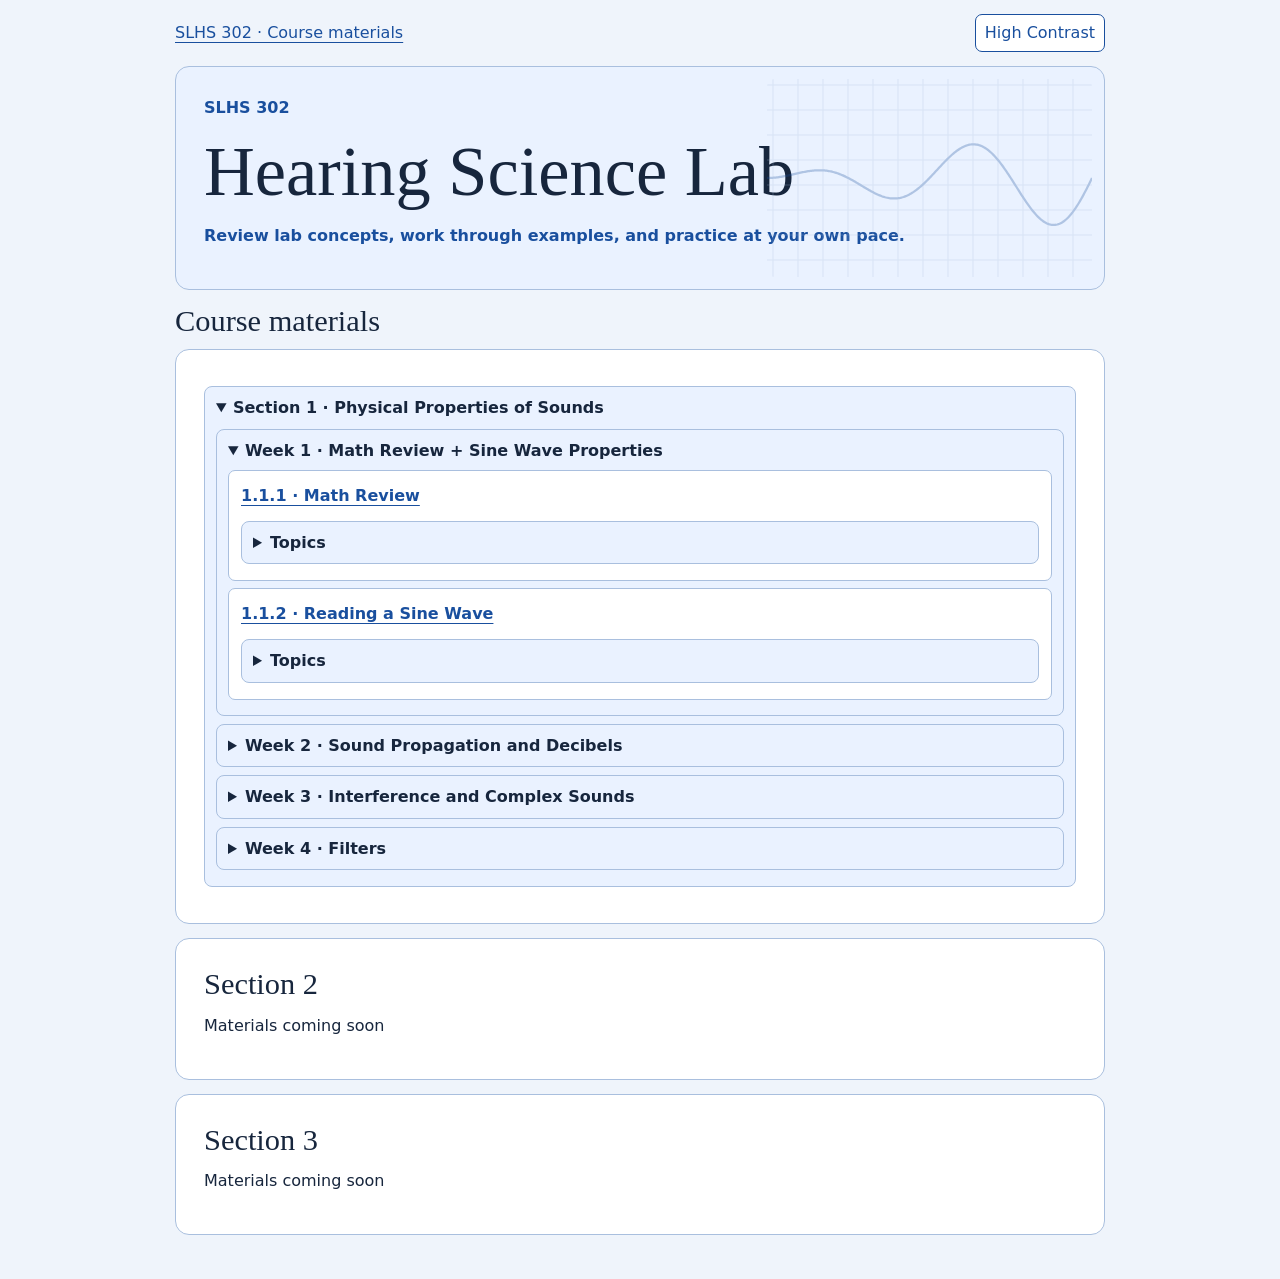
<file: index.html>
<!doctype html>
<html lang="en"><head><meta charset="utf-8"><meta name="viewport" content="width=device-width,initial-scale=1">
<title>Hearing Science Lab · SLHS 302</title><link rel="stylesheet" href="assets/site.css"></head>
<body><header class="top"><a href="index.html">SLHS 302 · Course materials</a><button type="button" id="contrast" aria-pressed="false">High Contrast</button></header>
<main><div class="hero"><canvas class="hero-wave" id="hero-wave" aria-hidden="true"></canvas><p>SLHS 302</p><h1>Hearing Science Lab</h1><p>Review lab concepts, work through examples, and practice at your own pace.</p></div><h2>Course materials</h2><section><details open><summary>Section 1 · Physical Properties of Sounds</summary><details id="week-1" open><summary>Week 1 · Math Review + Sine Wave Properties</summary><div class="item"><strong><a href="math-review.html">1.1.1 · Math Review</a></strong><details><summary>Topics</summary><ul><li><a href="math-review.html#unit-conversions">Unit Conversions</a></li><li><a href="math-review.html#right-triangles">Right Triangles and the Pythagorean Theorem</a></li><li><a href="math-review.html#trig-ratios">Sine, Cosine, and Tangent</a></li><li><a href="math-review.html#degrees-radians-cycles">Degrees, Radians, and Cycles</a></li><li><a href="math-review.html#laws-of-exponents">Laws of Exponents</a></li><li><a href="math-review.html#scientific-notation">Scientific Notation</a></li><li><a href="math-review.html#logarithms">Base-10 Logarithms</a></li></ul></details></div><div class="item"><strong><a href="reading-a-sine-wave.html">1.1.2 · Reading a Sine Wave</a></strong><details><summary>Topics</summary><ul><li><a href="reading-a-sine-wave.html#period-and-frequency">Cycles, Period, and Frequency</a></li><li><a href="reading-a-sine-wave.html#amplitude-and-rms">Amplitude and RMS</a></li><li><a href="reading-a-sine-wave.html#phase">Starting and Instantaneous Phase</a></li><li><a href="reading-a-sine-wave.html#complete-wave">Read a Complete Sine Wave</a></li></ul></details></div></details><details id="week-2"><summary>Week 2 · Sound Propagation and Decibels</summary><div class="item"><strong><a href="sound-propagation.html">1.2.1 · Sound Propagation, Wavelength, and Speed</a></strong><details><summary>Topics</summary><ul><li><a href="sound-propagation.html#propagation">How does sound travel?</a></li><li><a href="sound-propagation.html#wavelength">Period and wavelength</a></li><li><a href="sound-propagation.html#speed">Calculate wavelength, frequency, or period</a></li><li><a href="sound-propagation.html#wrap-up">Wrap-up · One wave on two axes</a></li></ul></details></div><div class="item"><strong><a href="decibels.html">1.2.2 · Pressure, Intensity, and Decibels</a></strong><details><summary>Topics</summary><ul><li><a href="decibels.html#measurements">What are we measuring?</a></li><li><a href="decibels.html#why-10-and-20">Why 10 for intensity and 20 for pressure?</a></li><li><a href="decibels.html#equations">Choose the equation</a></li><li><a href="decibels.html#quick-reference">Quick reference · Changes in level</a></li><li><a href="decibels.html#db-examples">Worked examples and practice</a></li></ul></details></div><div class="item"><strong><a href="inverse-square.html">1.2.3 · Distance and the Inverse-Square Law</a></strong><details><summary>Topics</summary><ul><li><a href="inverse-square.html#distance">Why does intensity decrease with distance?</a></li><li><a href="inverse-square.html#distance-practice">Worked examples and practice</a></li></ul></details></div><div class="item"><strong><a href="adding-decibels.html">1.2.4 · Adding Decibels</a></strong></div></details><details id="week-3"><summary>Week 3 · Interference and Complex Sounds</summary><div class="item"><strong><a href="interference.html">1.3.1 · Interference and Room Acoustics</a></strong><details><summary>Topics</summary><ul><li><a href="interference.html#constructive-destructive">Constructive and destructive interference</a></li><li><a href="interference.html#room">Why it matters in a room</a></li></ul></details></div><div class="item"><strong><a href="standing-waves.html">1.3.2 · Standing Waves and Resonance</a></strong><details><summary>Topics</summary><ul><li><a href="standing-waves.html#standing">What is a standing wave?</a></li><li><a href="standing-waves.html#resonance">What is resonance?</a></li><li><a href="standing-waves.html#ear-canal">Worked example · Ear canal resonance</a></li></ul></details></div><div class="item"><strong><a href="diffraction.html">1.3.3 · Diffraction</a></strong></div><div class="item"><strong><a href="harmonics.html">1.3.4 · Complex Sounds, Fundamentals, and Harmonics</a></strong><details><summary>Topics</summary><ul><li><a href="harmonics.html#periodic">Periodic and aperiodic sounds</a></li><li><a href="harmonics.html#builder">Build a repeating wave</a></li><li><a href="harmonics.html#harmonic-practice">Try it 1 · Match frequencies to harmonic numbers</a></li><li><a href="harmonics.html#octaves">Octaves and harmonics</a></li></ul></details></div><div class="item"><strong><a href="spectra.html">1.3.5 · Waveforms, Spectra, and Spectrograms</a></strong><details><summary>Topics</summary><ul><li><a href="spectra.html#views">One sound, three views</a></li><li><a href="spectra.html#spectrogram">When is each frequency present?</a></li><li><a href="spectra.html#draw">Draw Your Own Spectra</a></li></ul></details></div></details><details id="week-4"><summary>Week 4 · Filters</summary><div class="item"><strong><a href="filter-basics.html">1.4.1 · What Does a Filter Do?</a></strong></div><div class="item"><strong><a href="filter-types.html">1.4.2 · Filter Types and Cutoff Frequency</a></strong></div><div class="item"><strong><a href="roll-off.html">1.4.3 · Roll-Off and Octaves</a></strong><details><summary>Topics</summary><ul><li><a href="roll-off.html#rolloff">Roll-off for all four filter types</a></li><li><a href="roll-off.html#practice">Try it · Calculate gain at two frequencies</a></li></ul></details></div></details></details></section><section><h2>Section 2</h2><p>Materials coming soon</p></section><section><h2>Section 3</h2><p>Materials coming soon</p></section></main><script src="assets/site.js"></script><script src="assets/activities.js"></script></body></html>
</file>
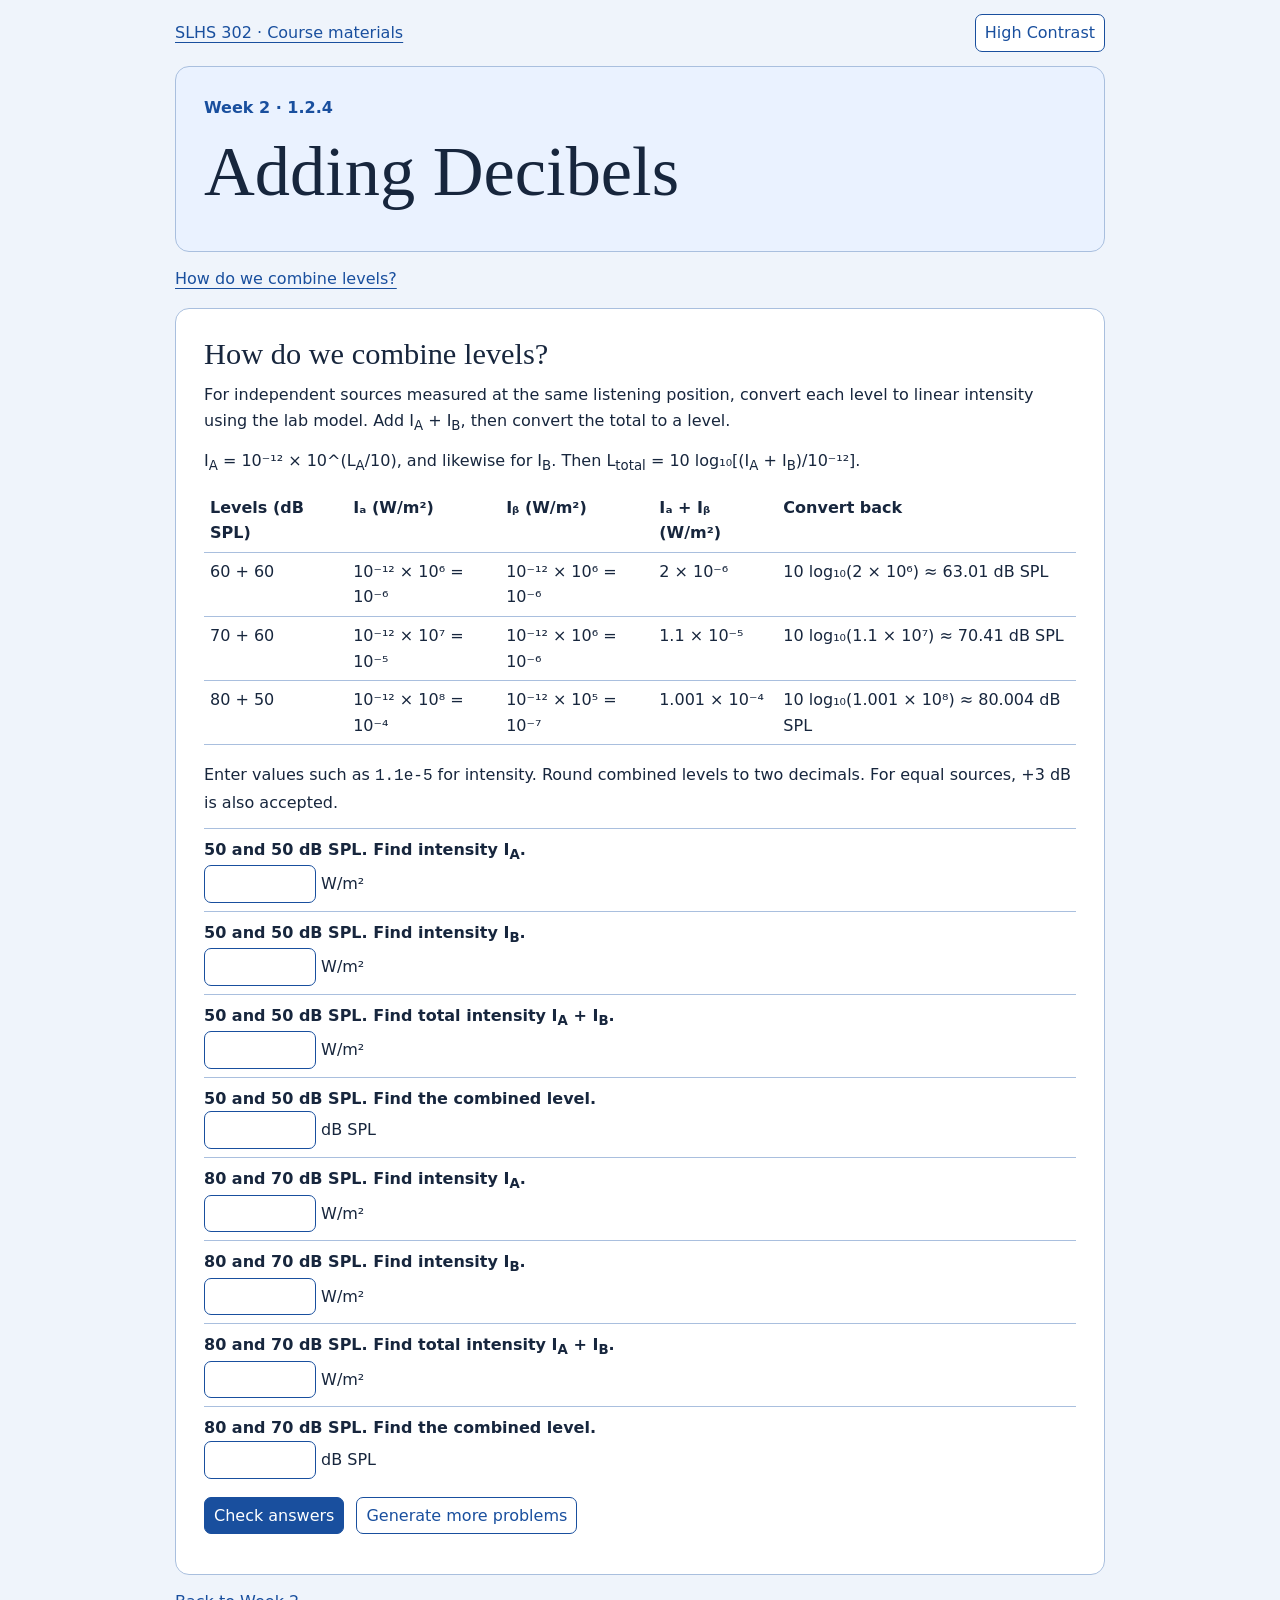
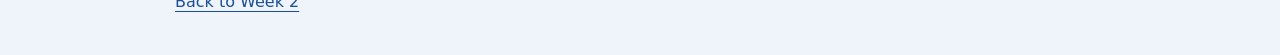
<file: adding-decibels.html>
<!doctype html>
<html lang="en"><head><meta charset="utf-8"><meta name="viewport" content="width=device-width,initial-scale=1">
<title>Adding Decibels · SLHS 302</title><link rel="stylesheet" href="assets/site.css"></head>
<body><header class="top"><a href="index.html">SLHS 302 · Course materials</a><button type="button" id="contrast" aria-pressed="false">High Contrast</button></header>
<main><div class="hero"><p>Week 2 · 1.2.4</p><h1>Adding Decibels</h1></div><nav class="topic-menu" aria-label="Topics"><a href="#combine">How do we combine levels?</a></nav><section id="combine"><h2>How do we combine levels?</h2><p>For independent sources measured at the same listening position, convert each level to linear intensity using the lab model. Add I<sub>A</sub> + I<sub>B</sub>, then convert the total to a level.</p><p>I<sub>A</sub> = 10⁻¹² × 10^(L<sub>A</sub>/10), and likewise for I<sub>B</sub>. Then L<sub>total</sub> = 10 log₁₀[(I<sub>A</sub> + I<sub>B</sub>)/10⁻¹²].</p><table><thead><tr><th scope="col">Levels (dB SPL)</th><th scope="col">Iₐ (W/m²)</th><th scope="col">Iᵦ (W/m²)</th><th scope="col">Iₐ + Iᵦ (W/m²)</th><th scope="col">Convert back</th></tr></thead><tbody><tr><td>60 + 60</td><td>10⁻¹² × 10⁶ = 10⁻⁶</td><td>10⁻¹² × 10⁶ = 10⁻⁶</td><td>2 × 10⁻⁶</td><td>10 log₁₀(2 × 10⁶) ≈ 63.01 dB SPL</td></tr><tr><td>70 + 60</td><td>10⁻¹² × 10⁷ = 10⁻⁵</td><td>10⁻¹² × 10⁶ = 10⁻⁶</td><td>1.1 × 10⁻⁵</td><td>10 log₁₀(1.1 × 10⁷) ≈ 70.41 dB SPL</td></tr><tr><td>80 + 50</td><td>10⁻¹² × 10⁸ = 10⁻⁴</td><td>10⁻¹² × 10⁵ = 10⁻⁷</td><td>1.001 × 10⁻⁴</td><td>10 log₁₀(1.001 × 10⁸) ≈ 80.004 dB SPL</td></tr></tbody></table><p>Enter values such as <code>1.1e-5</code> for intensity. Round combined levels to two decimals. For equal sources, +3 dB is also accepted.</p><div data-widget="adding"></div></section><p><a href="index.html#week-2">Back to Week 2</a></p></main><script src="assets/site.js"></script><script src="assets/activities.js"></script></body></html>
</file>
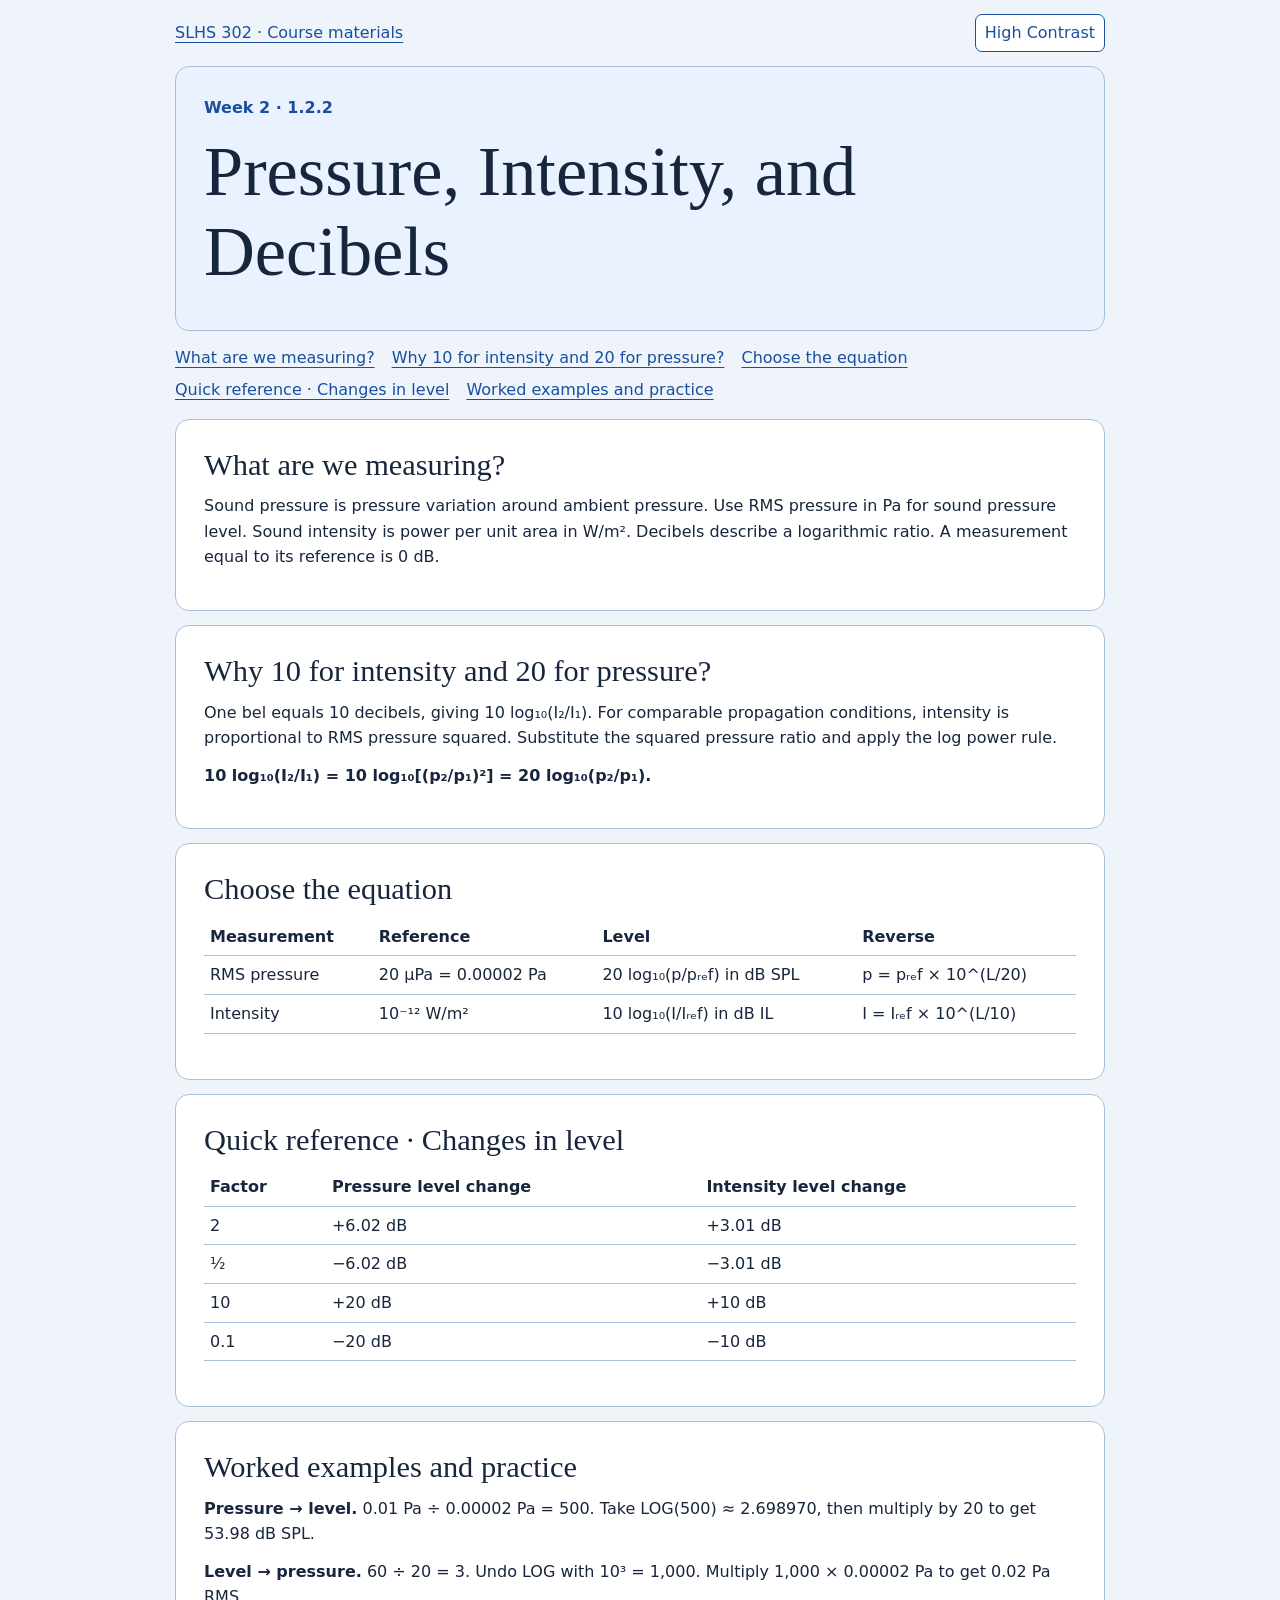
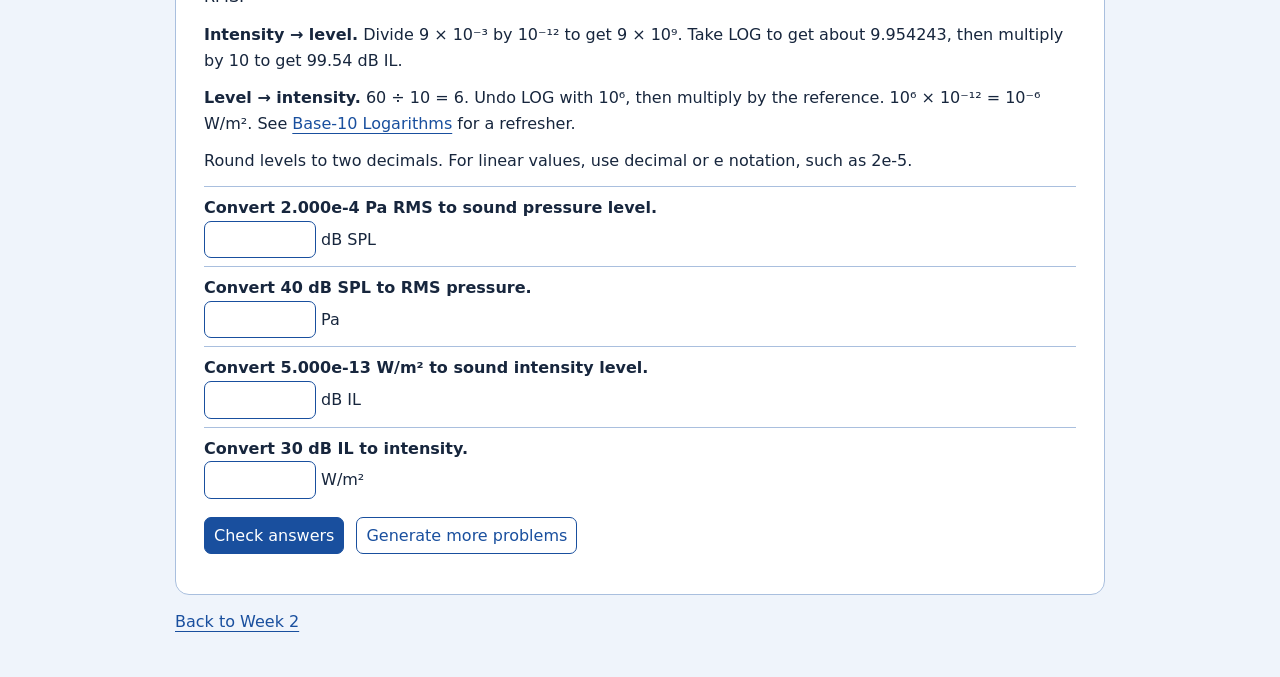
<file: decibels.html>
<!doctype html>
<html lang="en"><head><meta charset="utf-8"><meta name="viewport" content="width=device-width,initial-scale=1">
<title>Pressure, Intensity, and Decibels · SLHS 302</title><link rel="stylesheet" href="assets/site.css"></head>
<body><header class="top"><a href="index.html">SLHS 302 · Course materials</a><button type="button" id="contrast" aria-pressed="false">High Contrast</button></header>
<main><div class="hero"><p>Week 2 · 1.2.2</p><h1>Pressure, Intensity, and Decibels</h1></div><nav class="topic-menu" aria-label="Topics"><a href="#measurements">What are we measuring?</a><a href="#why-10-and-20">Why 10 for intensity and 20 for pressure?</a><a href="#equations">Choose the equation</a><a href="#quick-reference">Quick reference · Changes in level</a><a href="#db-examples">Worked examples and practice</a></nav><section id="measurements"><h2>What are we measuring?</h2><p>Sound pressure is pressure variation around ambient pressure. Use RMS pressure in Pa for sound pressure level. Sound intensity is power per unit area in W/m². Decibels describe a logarithmic ratio. A measurement equal to its reference is 0 dB.</p></section><section id="why-10-and-20"><h2>Why 10 for intensity and 20 for pressure?</h2><p>One bel equals 10 decibels, giving 10 log₁₀(I₂/I₁). For comparable propagation conditions, intensity is proportional to RMS pressure squared. Substitute the squared pressure ratio and apply the log power rule.</p><p><strong>10 log₁₀(I₂/I₁) = 10 log₁₀[(p₂/p₁)²] = 20 log₁₀(p₂/p₁).</strong></p></section><section id="equations"><h2>Choose the equation</h2><table><thead><tr><th scope="col">Measurement</th><th scope="col">Reference</th><th scope="col">Level</th><th scope="col">Reverse</th></tr></thead><tbody><tr><td>RMS pressure</td><td>20 µPa = 0.00002 Pa</td><td>20 log₁₀(p/pᵣₑf) in dB SPL</td><td>p = pᵣₑf × 10^(L/20)</td></tr><tr><td>Intensity</td><td>10⁻¹² W/m²</td><td>10 log₁₀(I/Iᵣₑf) in dB IL</td><td>I = Iᵣₑf × 10^(L/10)</td></tr></tbody></table></section><section id="quick-reference"><h2>Quick reference · Changes in level</h2><table><thead><tr><th scope="col">Factor</th><th scope="col">Pressure level change</th><th scope="col">Intensity level change</th></tr></thead><tbody><tr><td>2</td><td>+6.02 dB</td><td>+3.01 dB</td></tr><tr><td>½</td><td>−6.02 dB</td><td>−3.01 dB</td></tr><tr><td>10</td><td>+20 dB</td><td>+10 dB</td></tr><tr><td>0.1</td><td>−20 dB</td><td>−10 dB</td></tr></tbody></table></section><section id="db-examples"><h2>Worked examples and practice</h2><p><strong>Pressure → level.</strong> 0.01 Pa ÷ 0.00002 Pa = 500. Take LOG(500) ≈ 2.698970, then multiply by 20 to get 53.98 dB SPL.</p><p><strong>Level → pressure.</strong> 60 ÷ 20 = 3. Undo LOG with 10³ = 1,000. Multiply 1,000 × 0.00002 Pa to get 0.02 Pa RMS.</p><p><strong>Intensity → level.</strong> Divide 9 × 10⁻³ by 10⁻¹² to get 9 × 10⁹. Take LOG to get about 9.954243, then multiply by 10 to get 99.54 dB IL.</p><p><strong>Level → intensity.</strong> 60 ÷ 10 = 6. Undo LOG with 10⁶, then multiply by the reference. 10⁶ × 10⁻¹² = 10⁻⁶ W/m². See <a href="math-review.html#logarithms">Base-10 Logarithms</a> for a refresher.</p><div data-widget="db"></div></section><p><a href="index.html#week-2">Back to Week 2</a></p></main><script src="assets/site.js"></script><script src="assets/activities.js"></script></body></html>
</file>
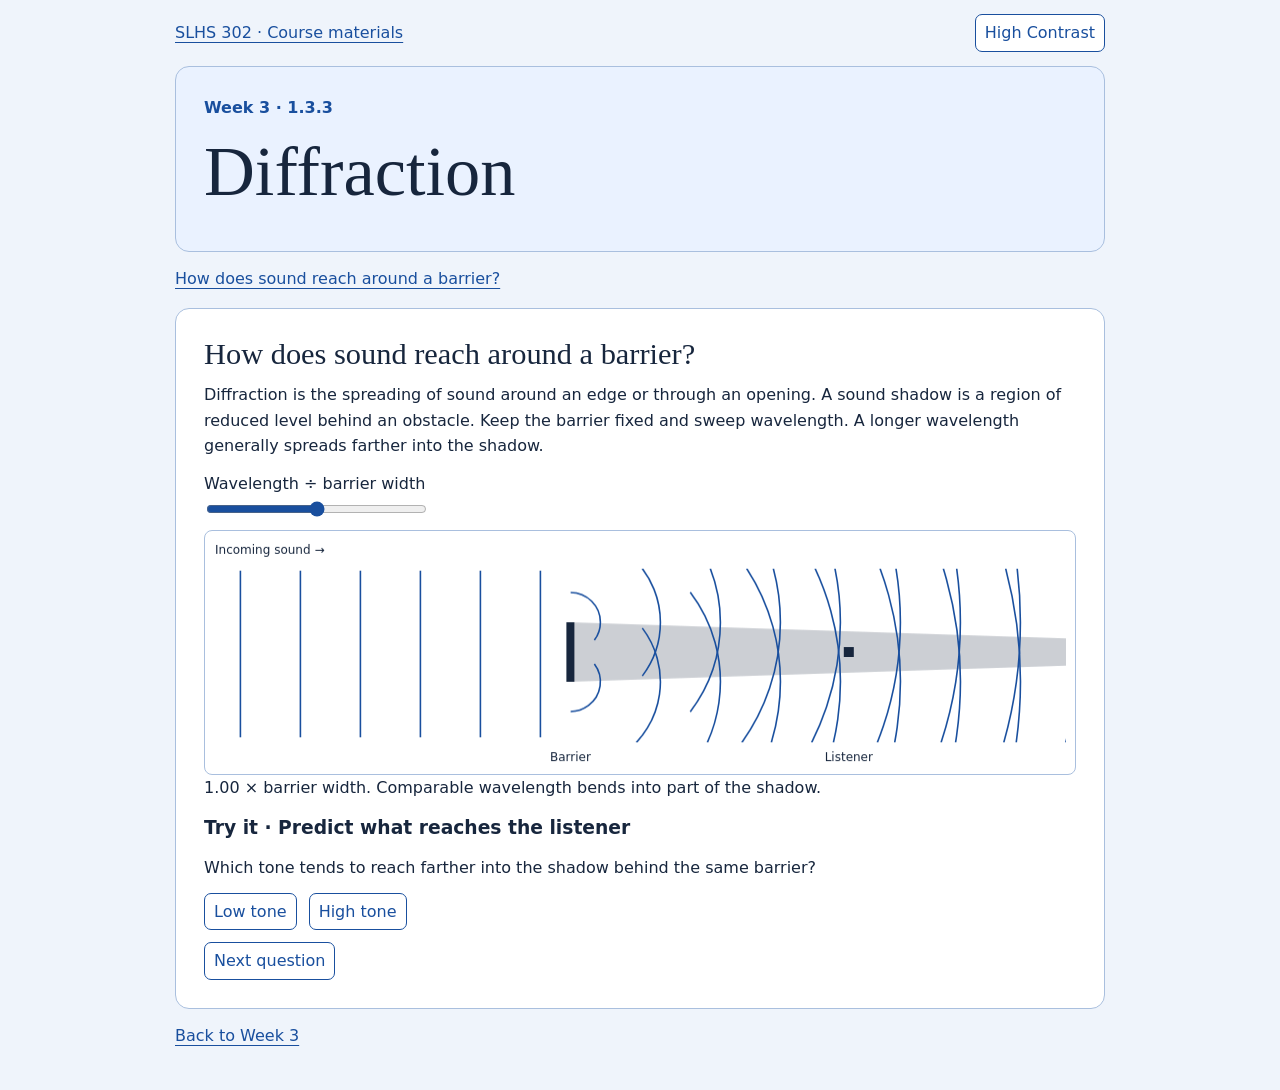
<file: diffraction.html>
<!doctype html>
<html lang="en"><head><meta charset="utf-8"><meta name="viewport" content="width=device-width,initial-scale=1">
<title>Diffraction · SLHS 302</title><link rel="stylesheet" href="assets/site.css"></head>
<body><header class="top"><a href="index.html">SLHS 302 · Course materials</a><button type="button" id="contrast" aria-pressed="false">High Contrast</button></header>
<main><div class="hero"><p>Week 3 · 1.3.3</p><h1>Diffraction</h1></div><nav class="topic-menu" aria-label="Topics"><a href="#barrier">How does sound reach around a barrier?</a></nav><section id="barrier"><h2>How does sound reach around a barrier?</h2><p>Diffraction is the spreading of sound around an edge or through an opening. A sound shadow is a region of reduced level behind an obstacle. Keep the barrier fixed and sweep wavelength. A longer wavelength generally spreads farther into the shadow.</p><div data-widget="diffraction"></div></section><p><a href="index.html#week-3">Back to Week 3</a></p></main><script src="assets/site.js"></script><script src="assets/activities.js"></script></body></html>
</file>
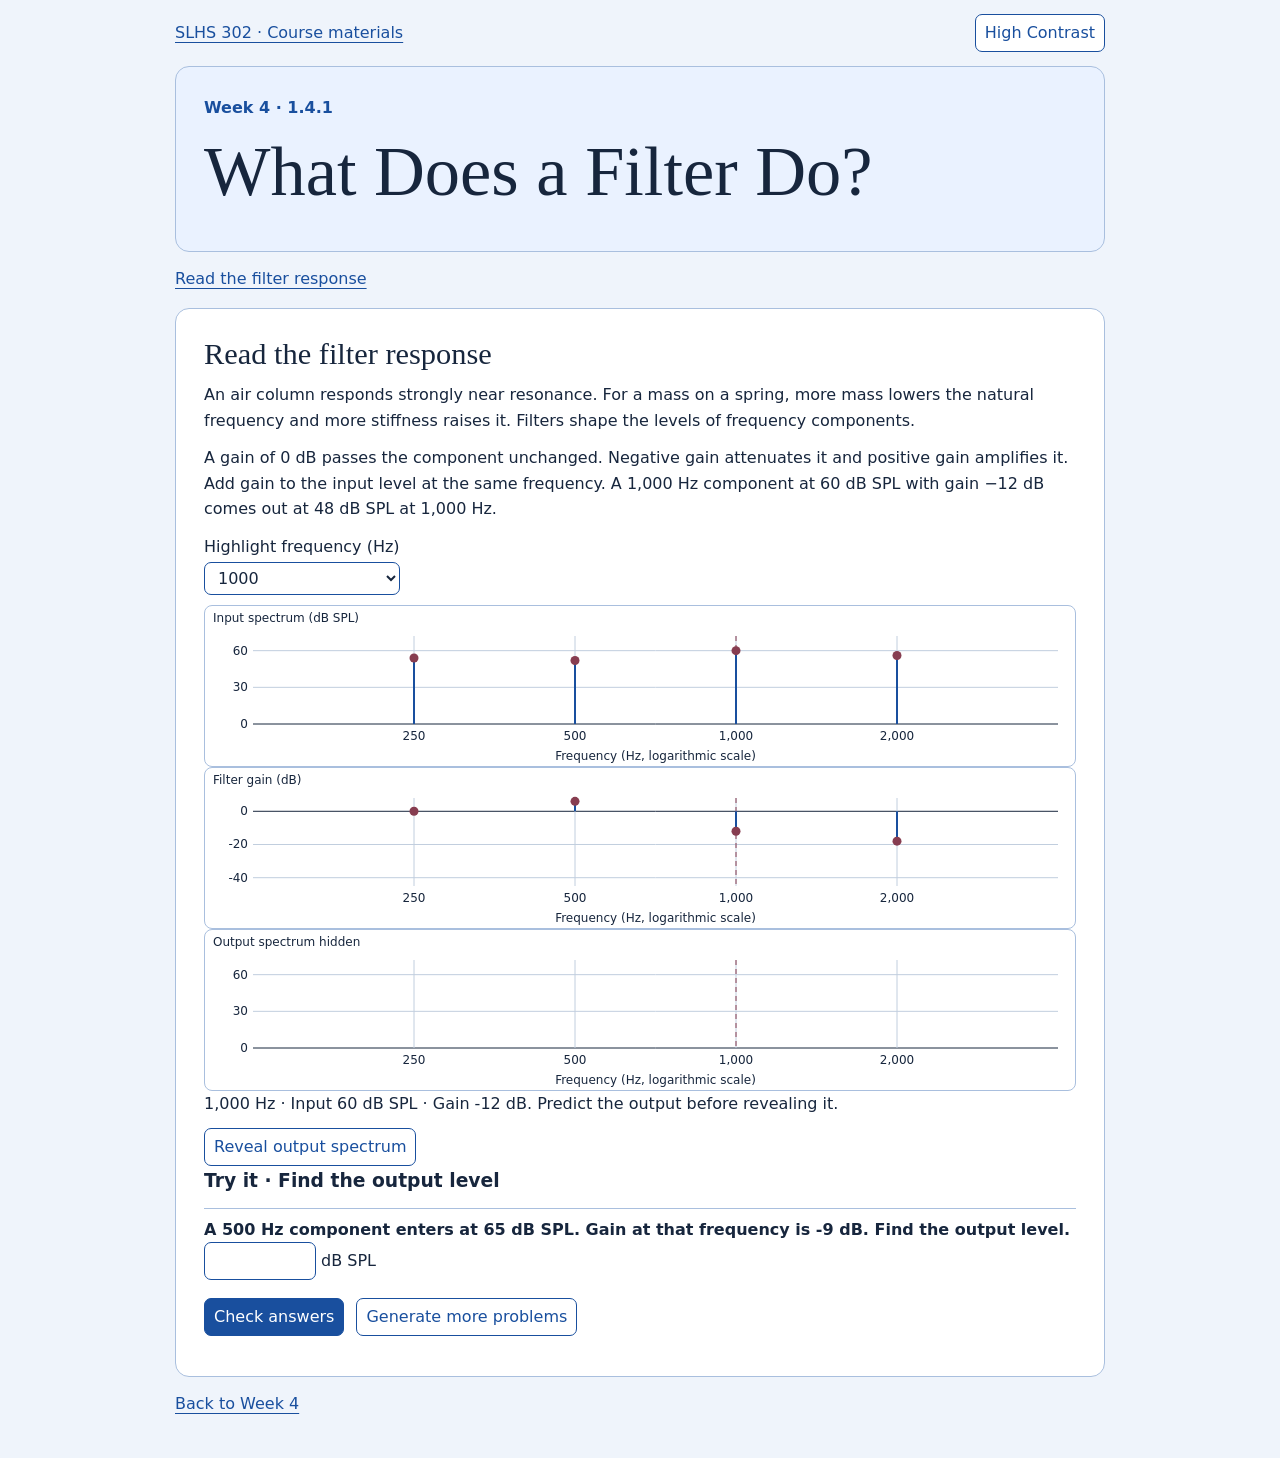
<file: filter-basics.html>
<!doctype html>
<html lang="en"><head><meta charset="utf-8"><meta name="viewport" content="width=device-width,initial-scale=1">
<title>What Does a Filter Do? · SLHS 302</title><link rel="stylesheet" href="assets/site.css"></head>
<body><header class="top"><a href="index.html">SLHS 302 · Course materials</a><button type="button" id="contrast" aria-pressed="false">High Contrast</button></header>
<main><div class="hero"><p>Week 4 · 1.4.1</p><h1>What Does a Filter Do?</h1></div><nav class="topic-menu" aria-label="Topics"><a href="#filter-response">Read the filter response</a></nav><section id="filter-response"><h2>Read the filter response</h2><p>An air column responds strongly near resonance. For a mass on a spring, more mass lowers the natural frequency and more stiffness raises it. Filters shape the levels of frequency components.</p><p>A gain of 0 dB passes the component unchanged. Negative gain attenuates it and positive gain amplifies it. Add gain to the input level at the same frequency. A 1,000 Hz component at 60 dB SPL with gain −12 dB comes out at 48 dB SPL at 1,000 Hz.</p><div data-widget="filterBasics"></div></section><p><a href="index.html#week-4">Back to Week 4</a></p></main><script src="assets/site.js"></script><script src="assets/activities.js"></script></body></html>
</file>
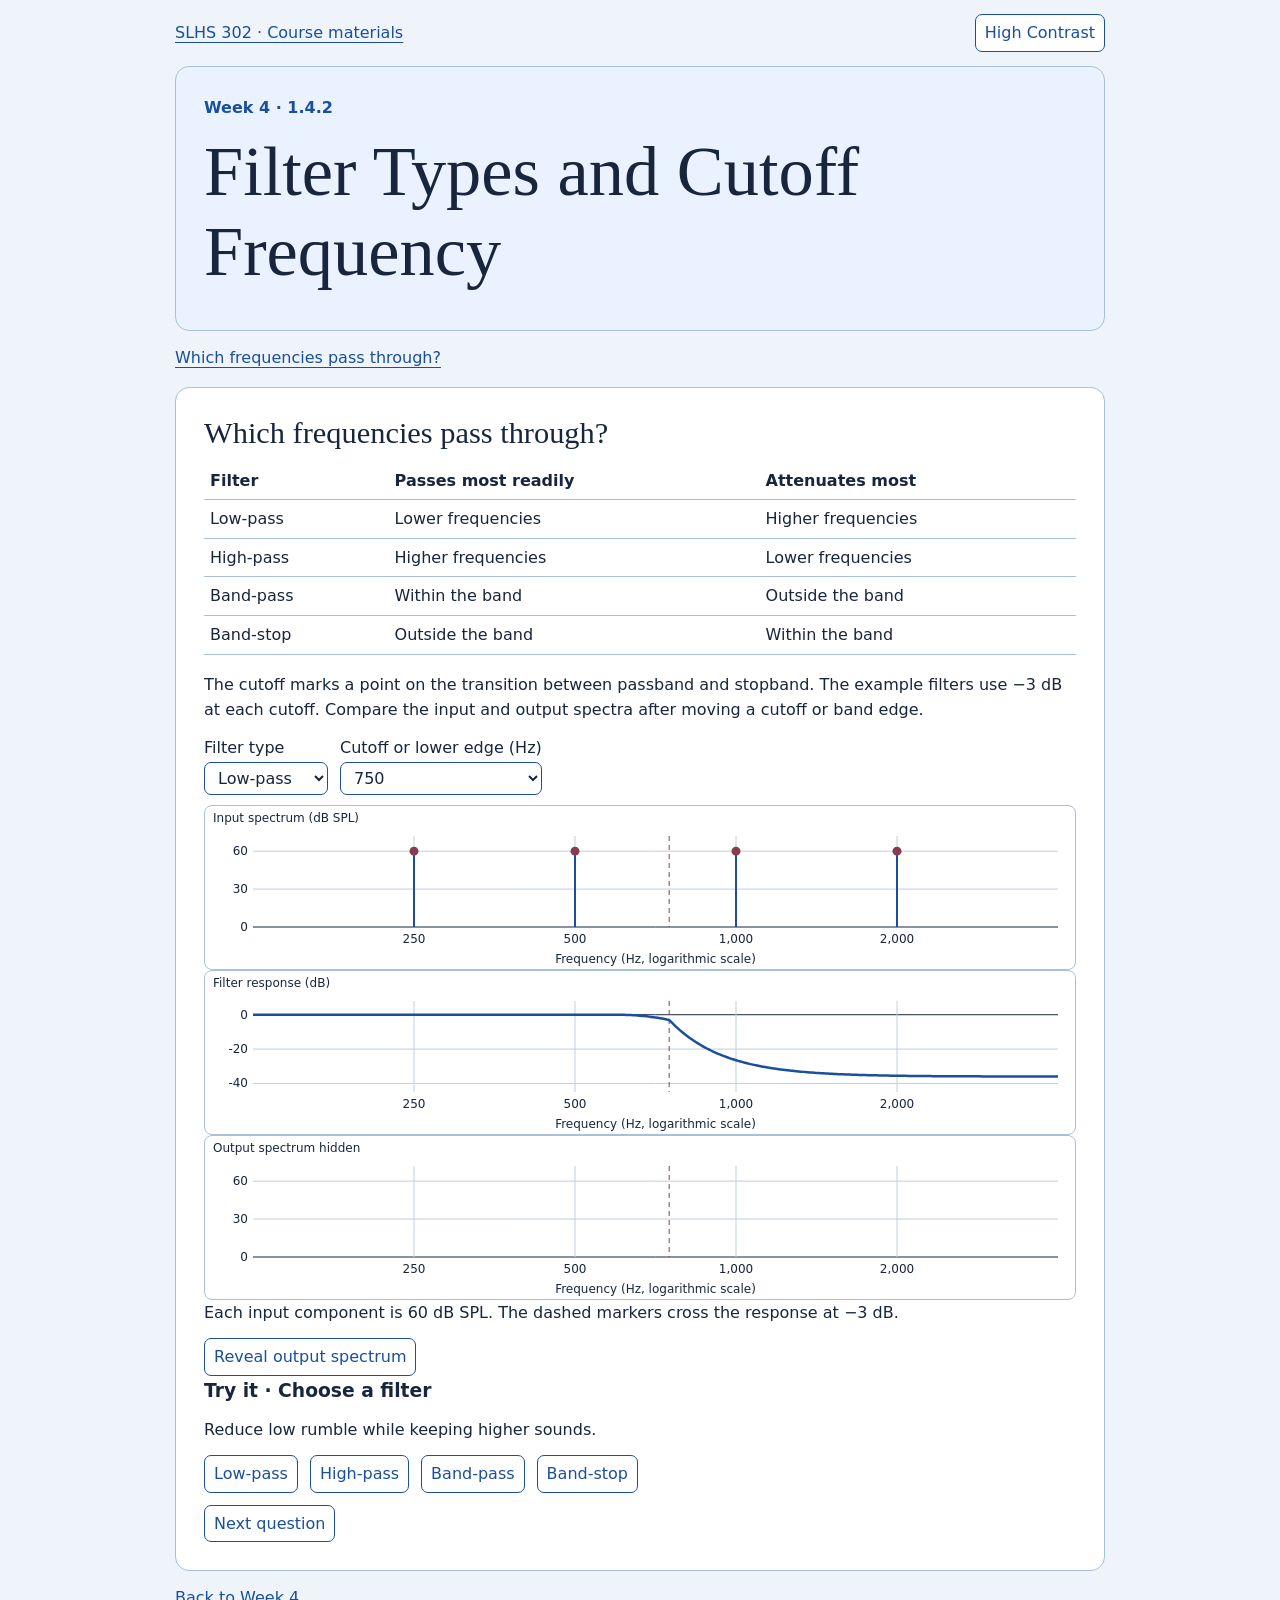
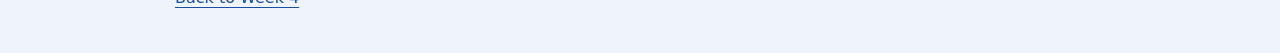
<file: filter-types.html>
<!doctype html>
<html lang="en"><head><meta charset="utf-8"><meta name="viewport" content="width=device-width,initial-scale=1">
<title>Filter Types and Cutoff Frequency · SLHS 302</title><link rel="stylesheet" href="assets/site.css"></head>
<body><header class="top"><a href="index.html">SLHS 302 · Course materials</a><button type="button" id="contrast" aria-pressed="false">High Contrast</button></header>
<main><div class="hero"><p>Week 4 · 1.4.2</p><h1>Filter Types and Cutoff Frequency</h1></div><nav class="topic-menu" aria-label="Topics"><a href="#types">Which frequencies pass through?</a></nav><section id="types"><h2>Which frequencies pass through?</h2><table><thead><tr><th scope="col">Filter</th><th scope="col">Passes most readily</th><th scope="col">Attenuates most</th></tr></thead><tbody><tr><td>Low-pass</td><td>Lower frequencies</td><td>Higher frequencies</td></tr><tr><td>High-pass</td><td>Higher frequencies</td><td>Lower frequencies</td></tr><tr><td>Band-pass</td><td>Within the band</td><td>Outside the band</td></tr><tr><td>Band-stop</td><td>Outside the band</td><td>Within the band</td></tr></tbody></table><p>The cutoff marks a point on the transition between passband and stopband. The example filters use −3 dB at each cutoff. Compare the input and output spectra after moving a cutoff or band edge.</p><div data-widget="filterTypes"></div></section><p><a href="index.html#week-4">Back to Week 4</a></p></main><script src="assets/site.js"></script><script src="assets/activities.js"></script></body></html>
</file>
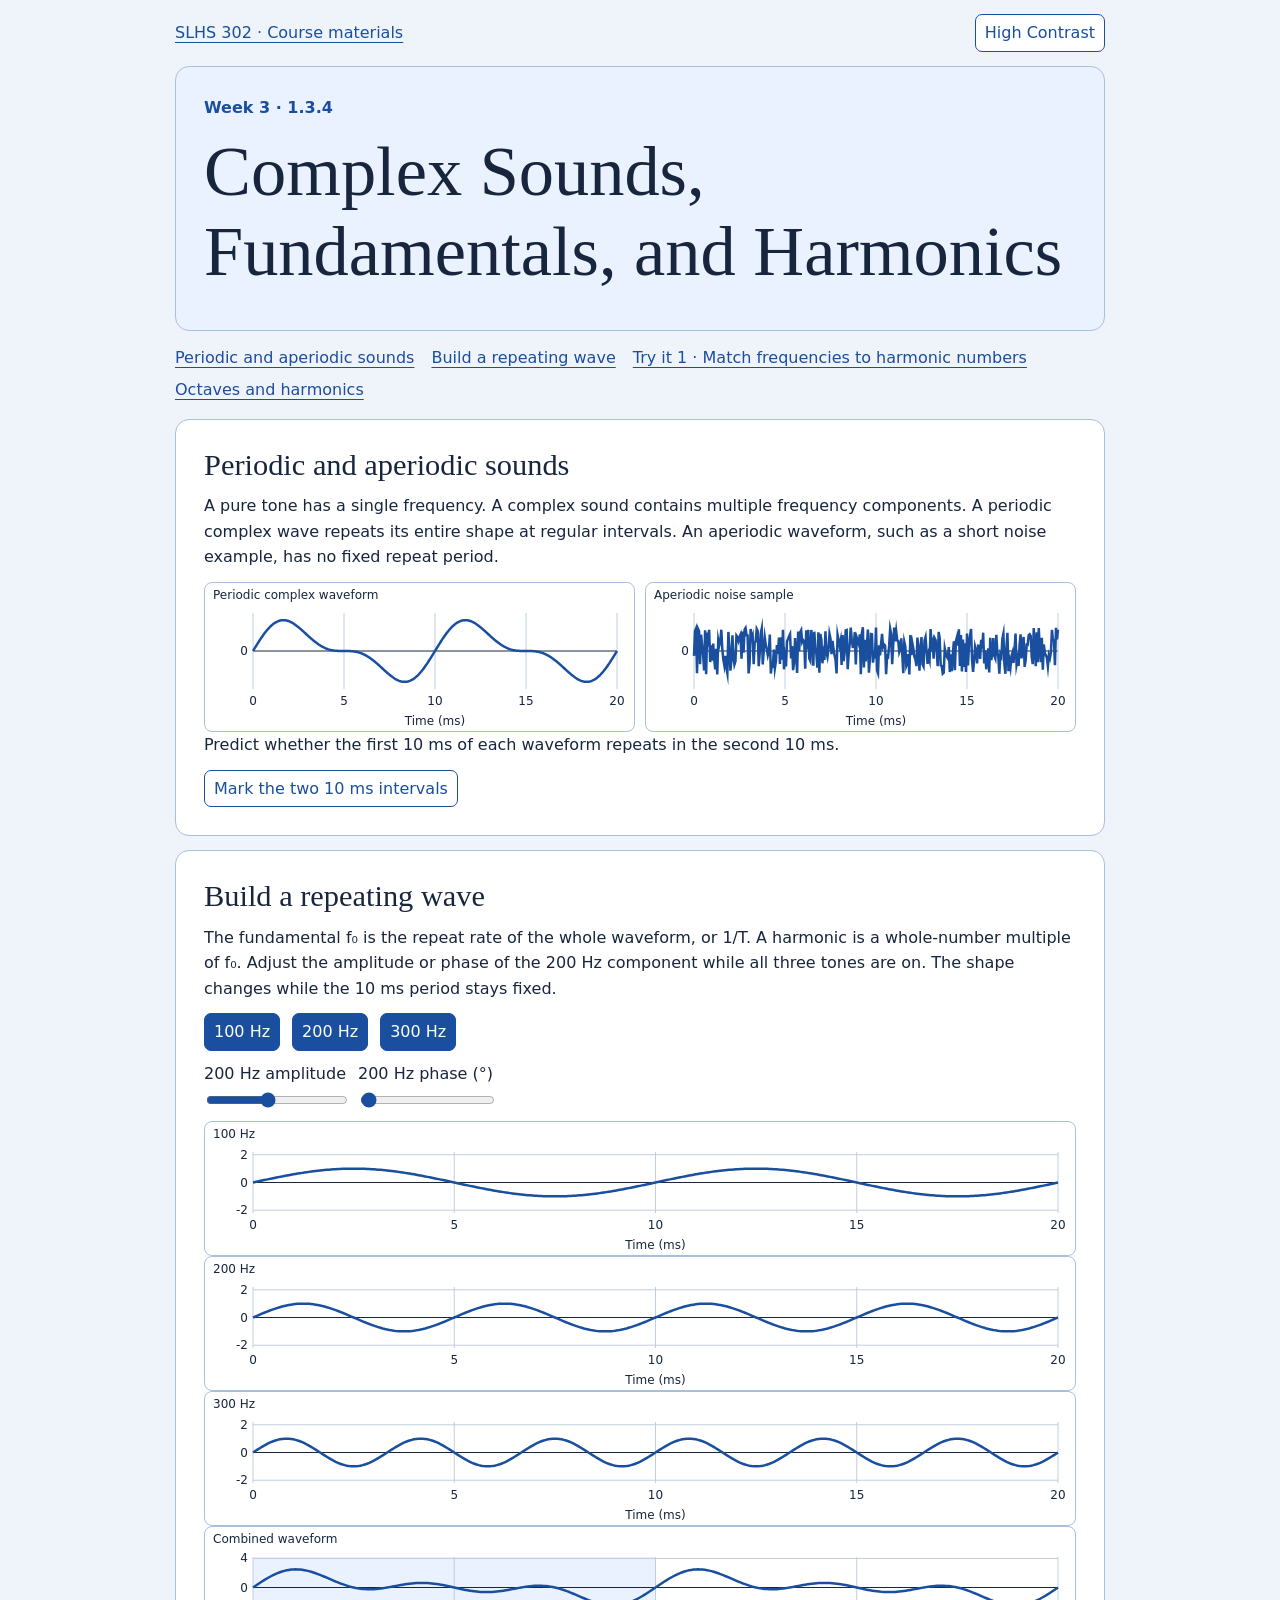
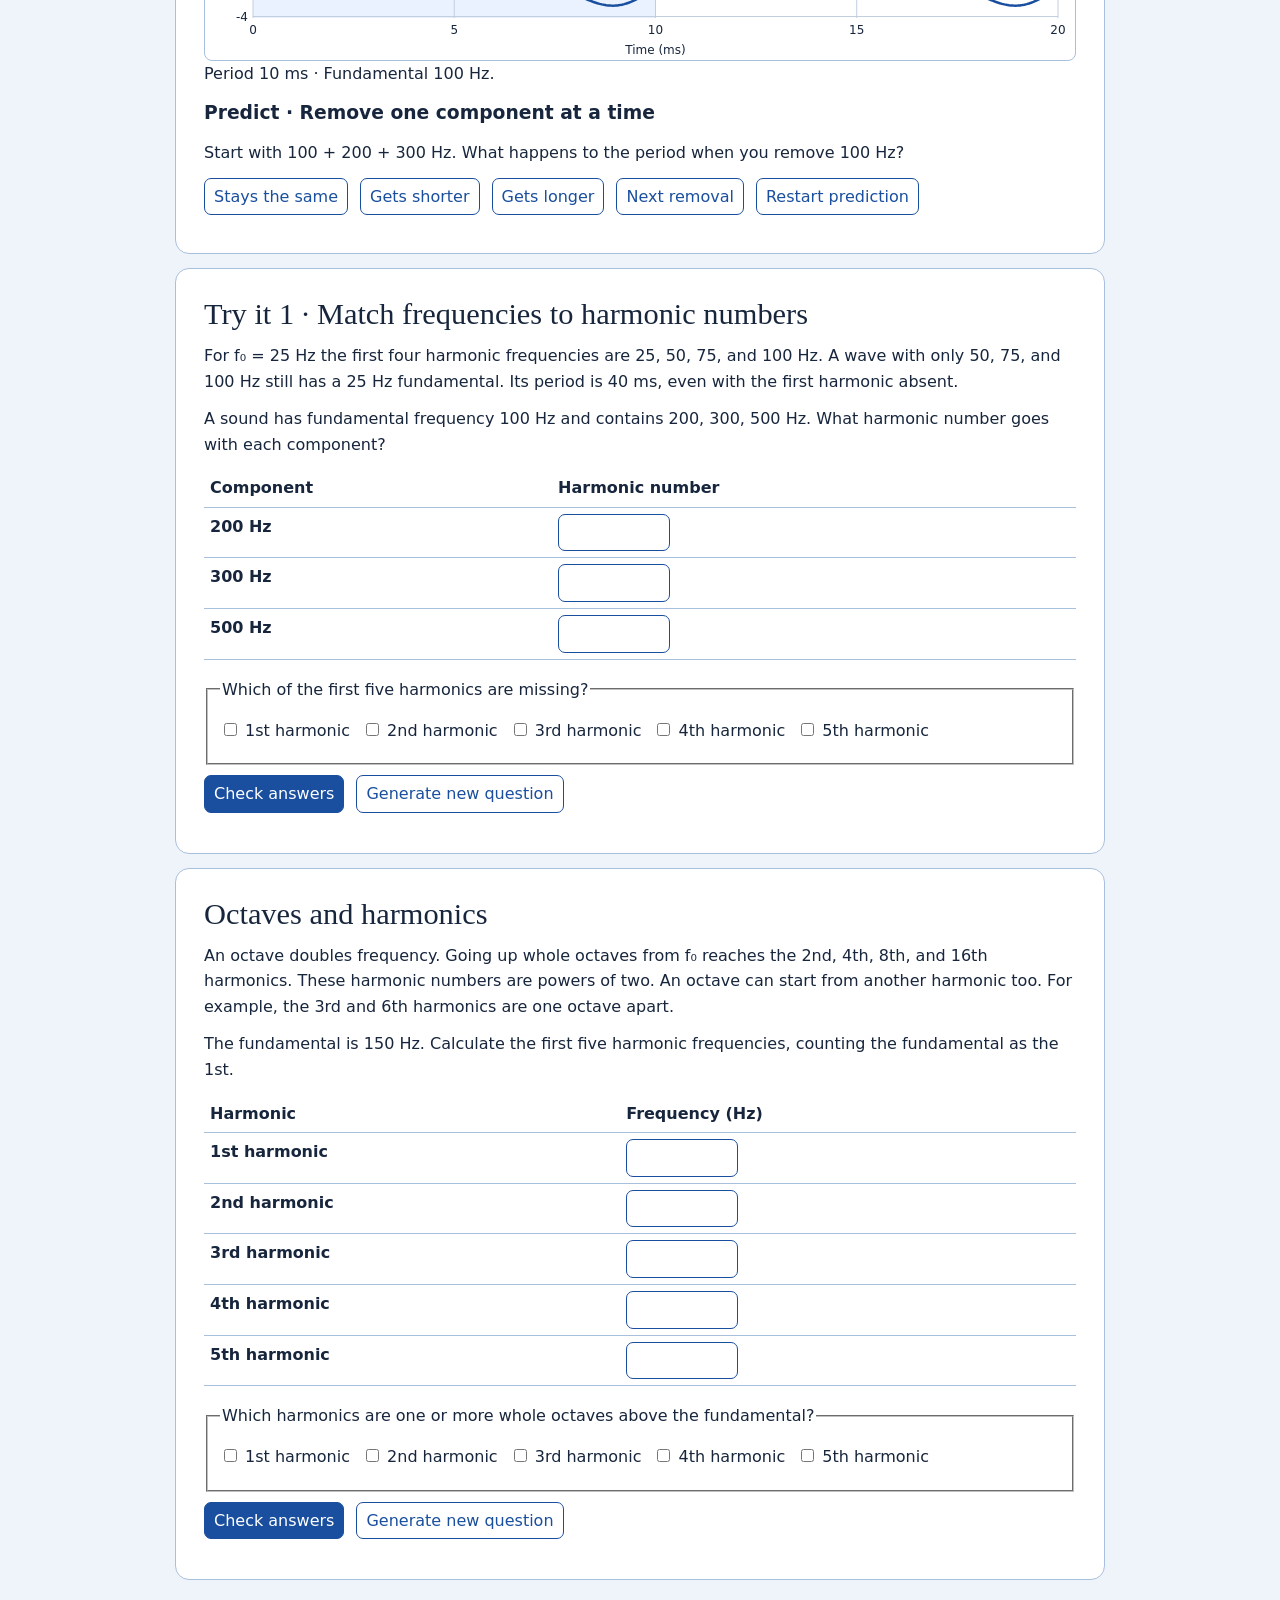
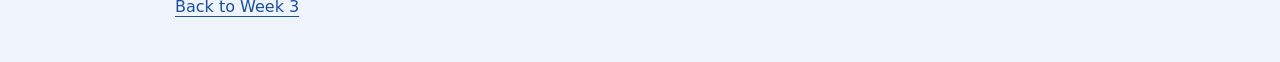
<file: harmonics.html>
<!doctype html>
<html lang="en"><head><meta charset="utf-8"><meta name="viewport" content="width=device-width,initial-scale=1">
<title>Complex Sounds, Fundamentals, and Harmonics · SLHS 302</title><link rel="stylesheet" href="assets/site.css"></head>
<body><header class="top"><a href="index.html">SLHS 302 · Course materials</a><button type="button" id="contrast" aria-pressed="false">High Contrast</button></header>
<main><div class="hero"><p>Week 3 · 1.3.4</p><h1>Complex Sounds, Fundamentals, and Harmonics</h1></div><nav class="topic-menu" aria-label="Topics"><a href="#periodic">Periodic and aperiodic sounds</a><a href="#builder">Build a repeating wave</a><a href="#harmonic-practice">Try it 1 · Match frequencies to harmonic numbers</a><a href="#octaves">Octaves and harmonics</a></nav><section id="periodic"><h2>Periodic and aperiodic sounds</h2><p>A pure tone has a single frequency. A complex sound contains multiple frequency components. A periodic complex wave repeats its entire shape at regular intervals. An aperiodic waveform, such as a short noise example, has no fixed repeat period.</p><div data-widget="periodicity"></div></section><section id="builder"><h2>Build a repeating wave</h2><p>The fundamental f₀ is the repeat rate of the whole waveform, or 1/T. A harmonic is a whole-number multiple of f₀. Adjust the amplitude or phase of the 200 Hz component while all three tones are on. The shape changes while the 10 ms period stays fixed.</p><div data-widget="builder"></div></section><section id="harmonic-practice"><h2>Try it 1 · Match frequencies to harmonic numbers</h2><p>For f₀ = 25 Hz the first four harmonic frequencies are 25, 50, 75, and 100 Hz. A wave with only 50, 75, and 100 Hz still has a 25 Hz fundamental. Its period is 40 ms, even with the first harmonic absent.</p><div data-widget="matchHarmonics"></div></section><section id="octaves"><h2>Octaves and harmonics</h2><p>An octave doubles frequency. Going up whole octaves from f₀ reaches the 2nd, 4th, 8th, and 16th harmonics. These harmonic numbers are powers of two. An octave can start from another harmonic too. For example, the 3rd and 6th harmonics are one octave apart.</p><div data-widget="octaves"></div></section><p><a href="index.html#week-3">Back to Week 3</a></p></main><script src="assets/site.js"></script><script src="assets/activities.js"></script></body></html>
</file>
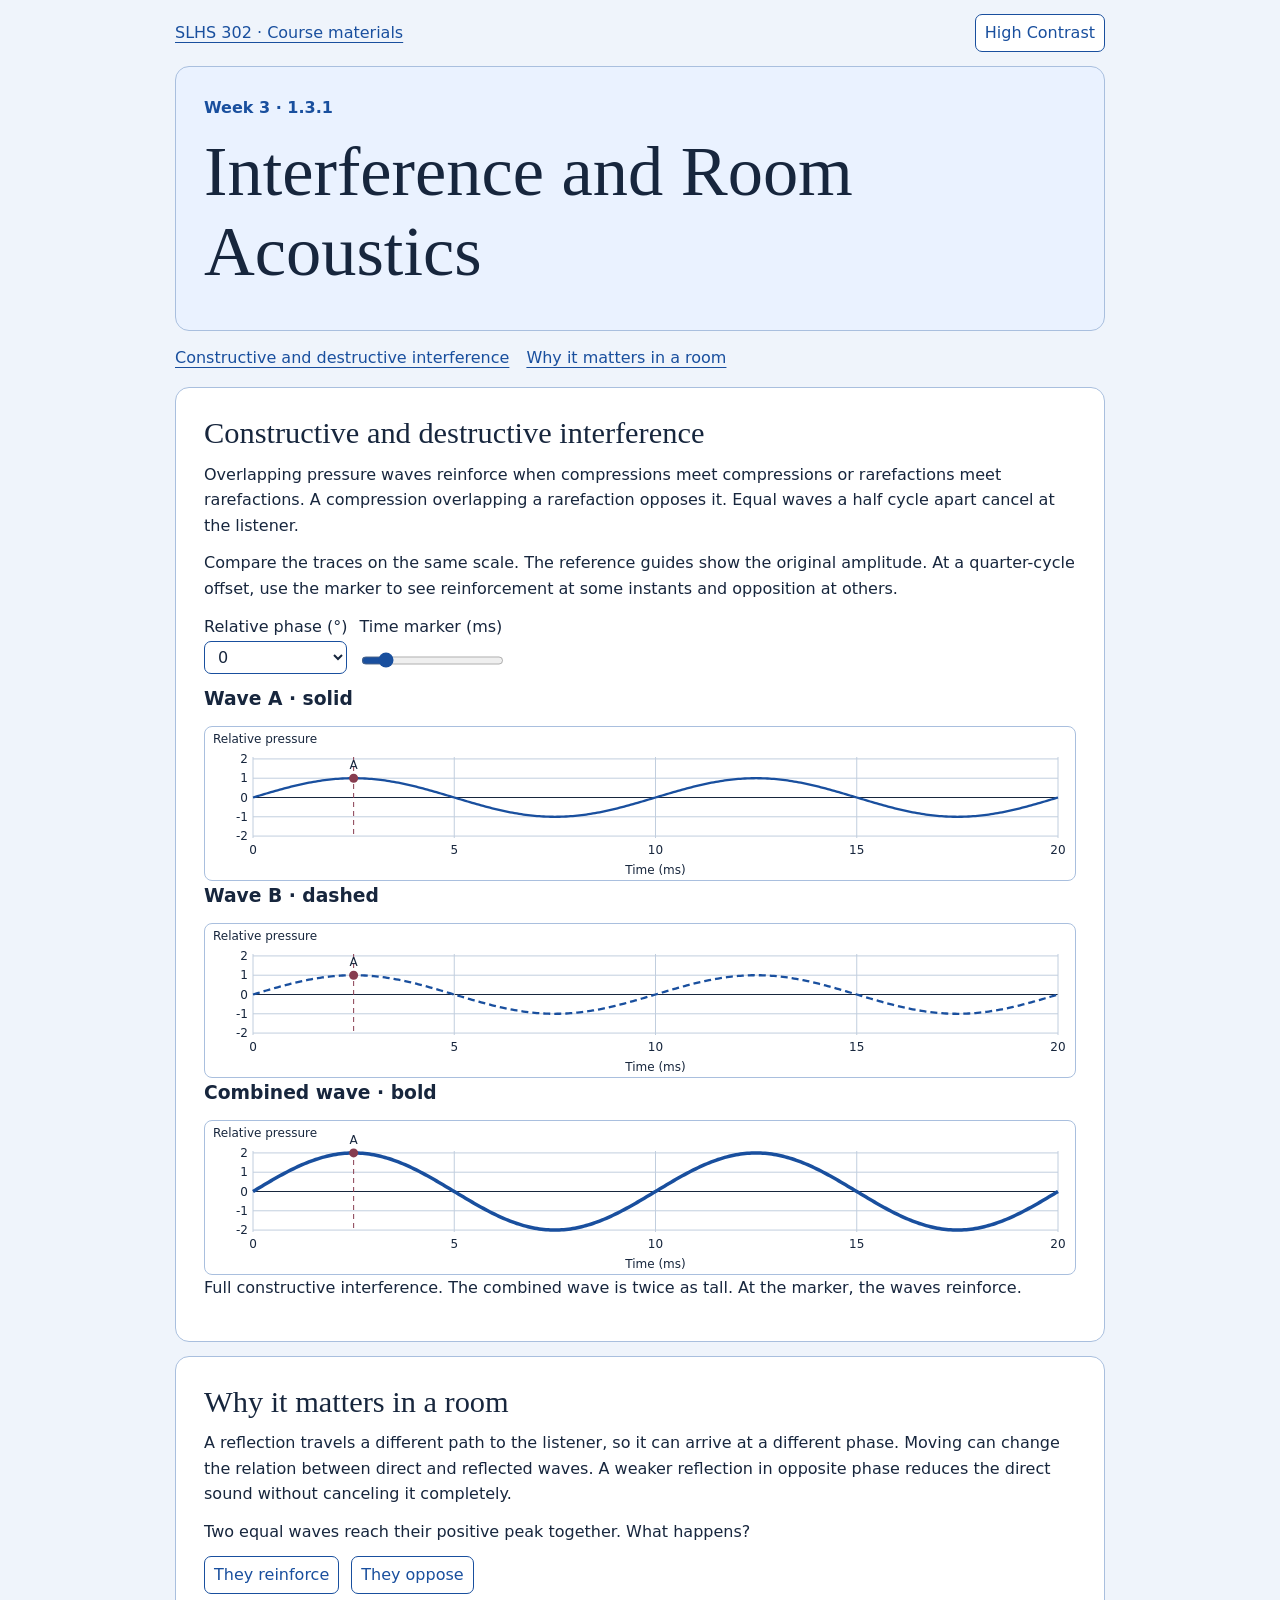
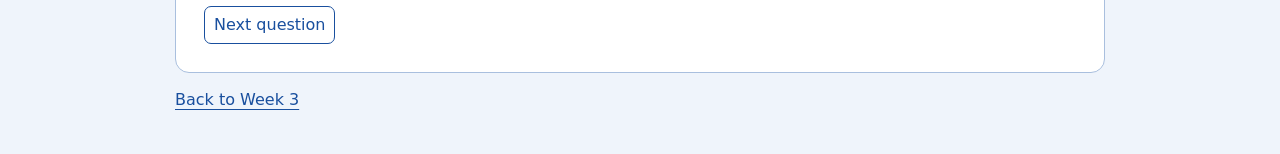
<file: interference.html>
<!doctype html>
<html lang="en"><head><meta charset="utf-8"><meta name="viewport" content="width=device-width,initial-scale=1">
<title>Interference and Room Acoustics · SLHS 302</title><link rel="stylesheet" href="assets/site.css"></head>
<body><header class="top"><a href="index.html">SLHS 302 · Course materials</a><button type="button" id="contrast" aria-pressed="false">High Contrast</button></header>
<main><div class="hero"><p>Week 3 · 1.3.1</p><h1>Interference and Room Acoustics</h1></div><nav class="topic-menu" aria-label="Topics"><a href="#constructive-destructive">Constructive and destructive interference</a><a href="#room">Why it matters in a room</a></nav><section id="constructive-destructive"><h2>Constructive and destructive interference</h2><p>Overlapping pressure waves reinforce when compressions meet compressions or rarefactions meet rarefactions. A compression overlapping a rarefaction opposes it. Equal waves a half cycle apart cancel at the listener.</p><p>Compare the traces on the same scale. The reference guides show the original amplitude. At a quarter-cycle offset, use the marker to see reinforcement at some instants and opposition at others.</p><div data-widget="interference"></div></section><section id="room"><h2>Why it matters in a room</h2><p>A reflection travels a different path to the listener, so it can arrive at a different phase. Moving can change the relation between direct and reflected waves. A weaker reflection in opposite phase reduces the direct sound without canceling it completely.</p><div data-widget="room"></div></section><p><a href="index.html#week-3">Back to Week 3</a></p></main><script src="assets/site.js"></script><script src="assets/activities.js"></script></body></html>
</file>
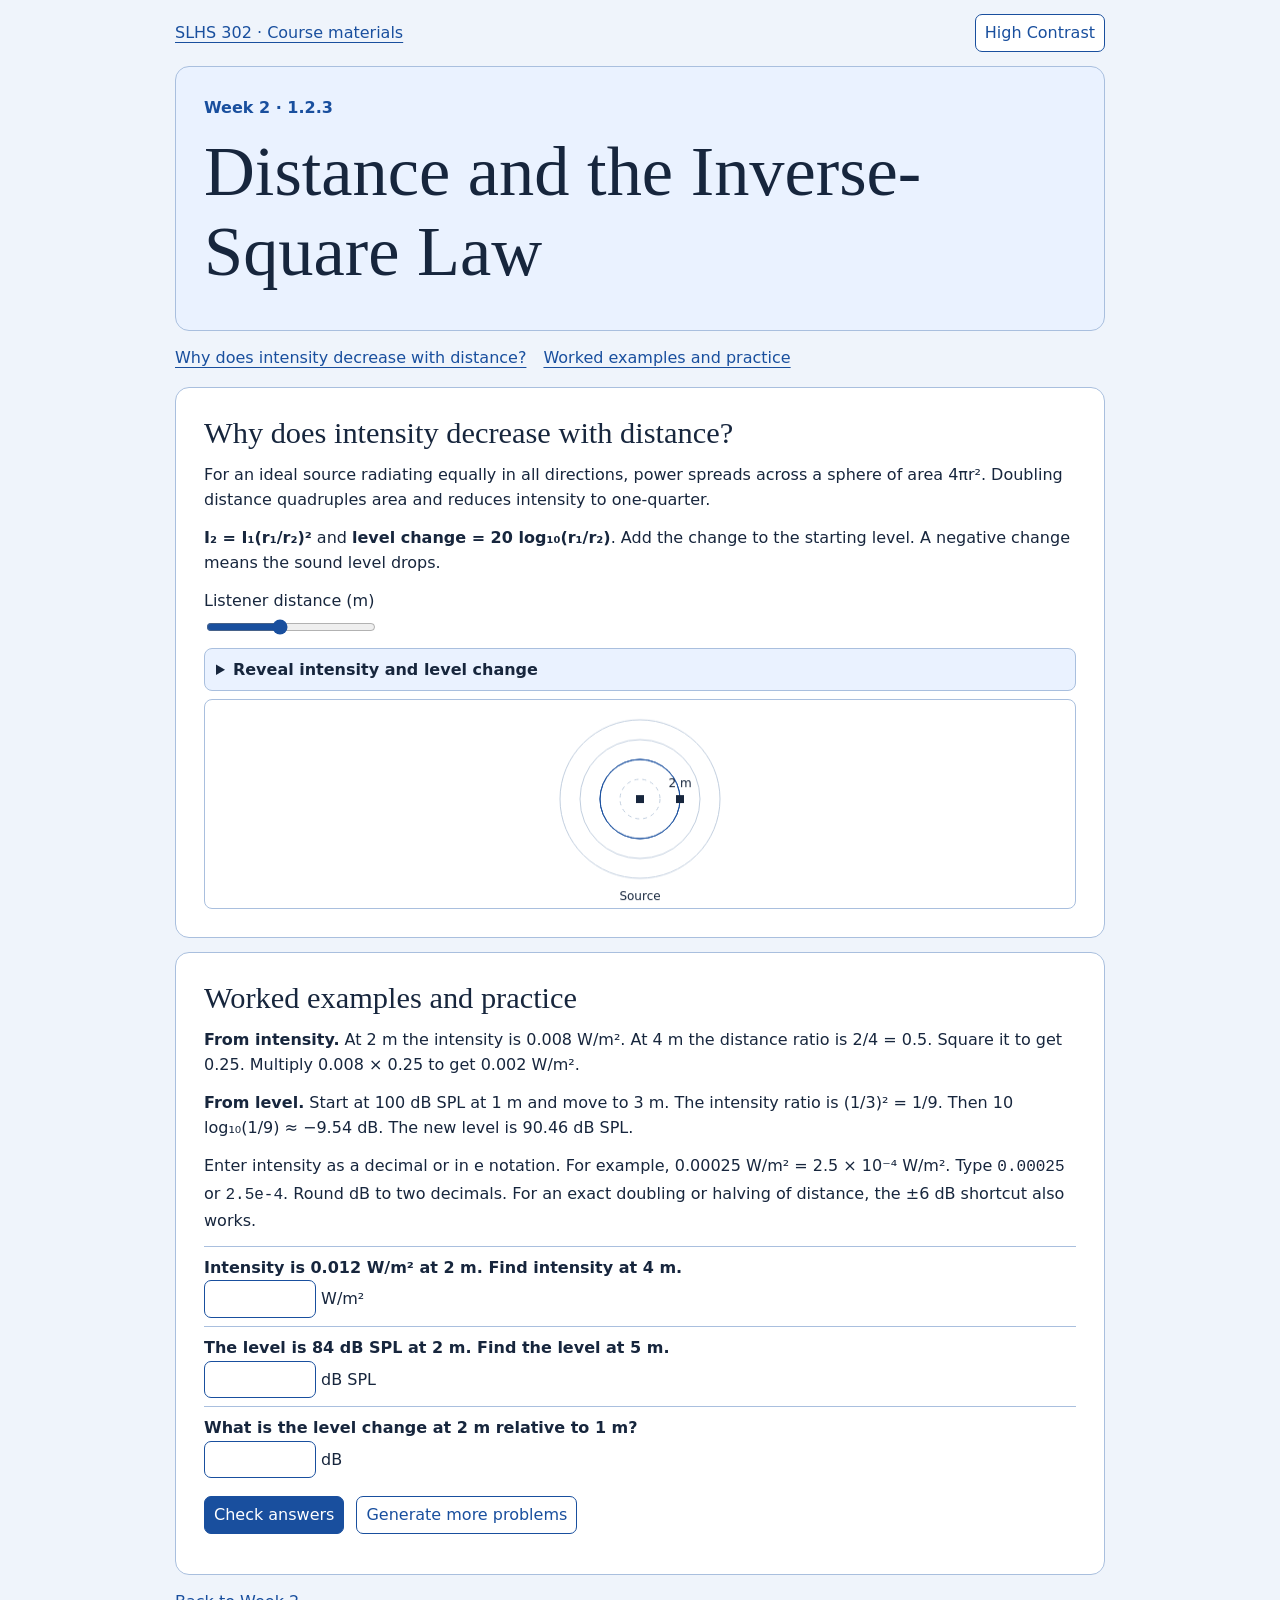
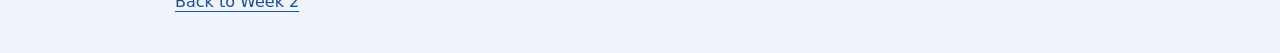
<file: inverse-square.html>
<!doctype html>
<html lang="en"><head><meta charset="utf-8"><meta name="viewport" content="width=device-width,initial-scale=1">
<title>Distance and the Inverse-Square Law · SLHS 302</title><link rel="stylesheet" href="assets/site.css"></head>
<body><header class="top"><a href="index.html">SLHS 302 · Course materials</a><button type="button" id="contrast" aria-pressed="false">High Contrast</button></header>
<main><div class="hero"><p>Week 2 · 1.2.3</p><h1>Distance and the Inverse-Square Law</h1></div><nav class="topic-menu" aria-label="Topics"><a href="#distance">Why does intensity decrease with distance?</a><a href="#distance-practice">Worked examples and practice</a></nav><section id="distance"><h2>Why does intensity decrease with distance?</h2><p>For an ideal source radiating equally in all directions, power spreads across a sphere of area 4πr². Doubling distance quadruples area and reduces intensity to one-quarter.</p><p><strong>I₂ = I₁(r₁/r₂)²</strong> and <strong>level change = 20 log₁₀(r₁/r₂)</strong>. Add the change to the starting level. A negative change means the sound level drops.</p><div data-widget="distance"></div></section><section id="distance-practice"><h2>Worked examples and practice</h2><p><strong>From intensity.</strong> At 2 m the intensity is 0.008 W/m². At 4 m the distance ratio is 2/4 = 0.5. Square it to get 0.25. Multiply 0.008 × 0.25 to get 0.002 W/m².</p><p><strong>From level.</strong> Start at 100 dB SPL at 1 m and move to 3 m. The intensity ratio is (1/3)² = 1/9. Then 10 log₁₀(1/9) ≈ −9.54 dB. The new level is 90.46 dB SPL.</p><p>Enter intensity as a decimal or in e notation. For example, 0.00025 W/m² = 2.5 × 10⁻⁴ W/m². Type <code>0.00025</code> or <code>2.5e-4</code>. Round dB to two decimals. For an exact doubling or halving of distance, the ±6 dB shortcut also works.</p><div data-widget="distancePractice"></div></section><p><a href="index.html#week-2">Back to Week 2</a></p></main><script src="assets/site.js"></script><script src="assets/activities.js"></script></body></html>
</file>
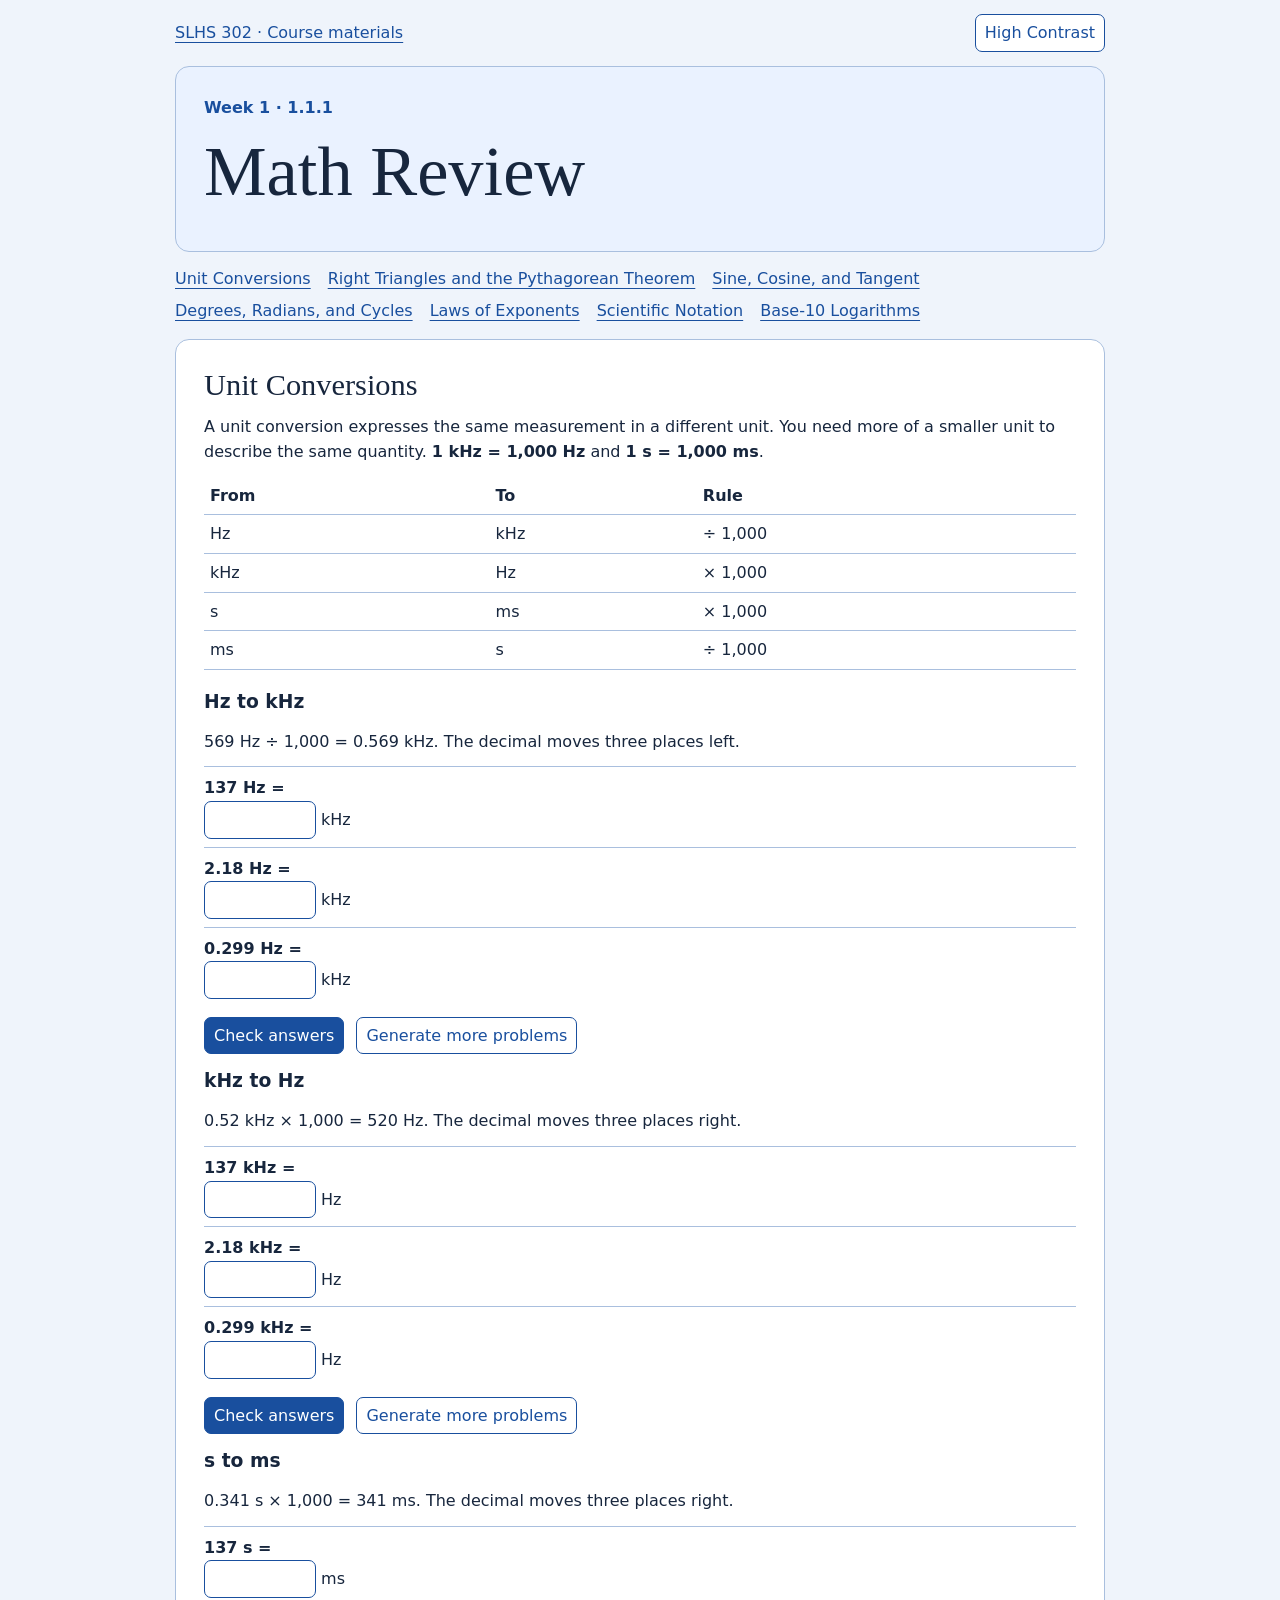
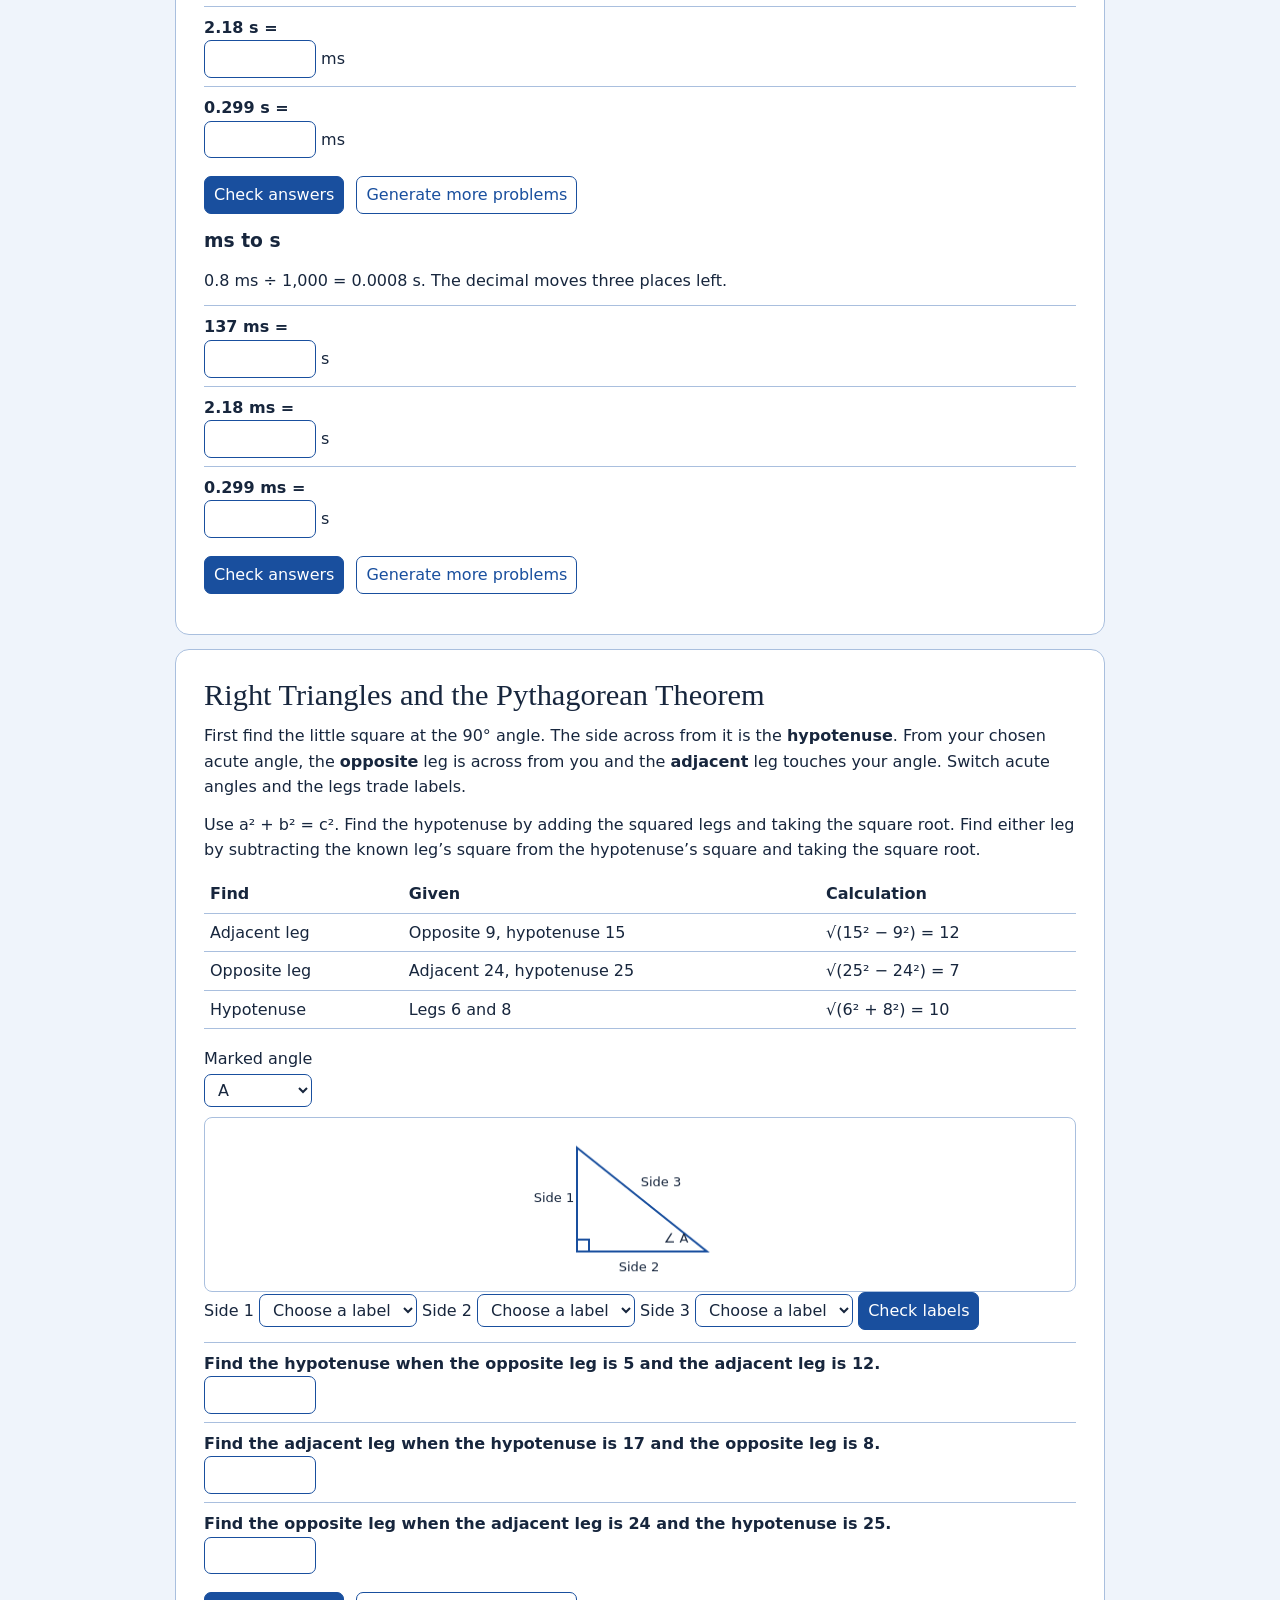
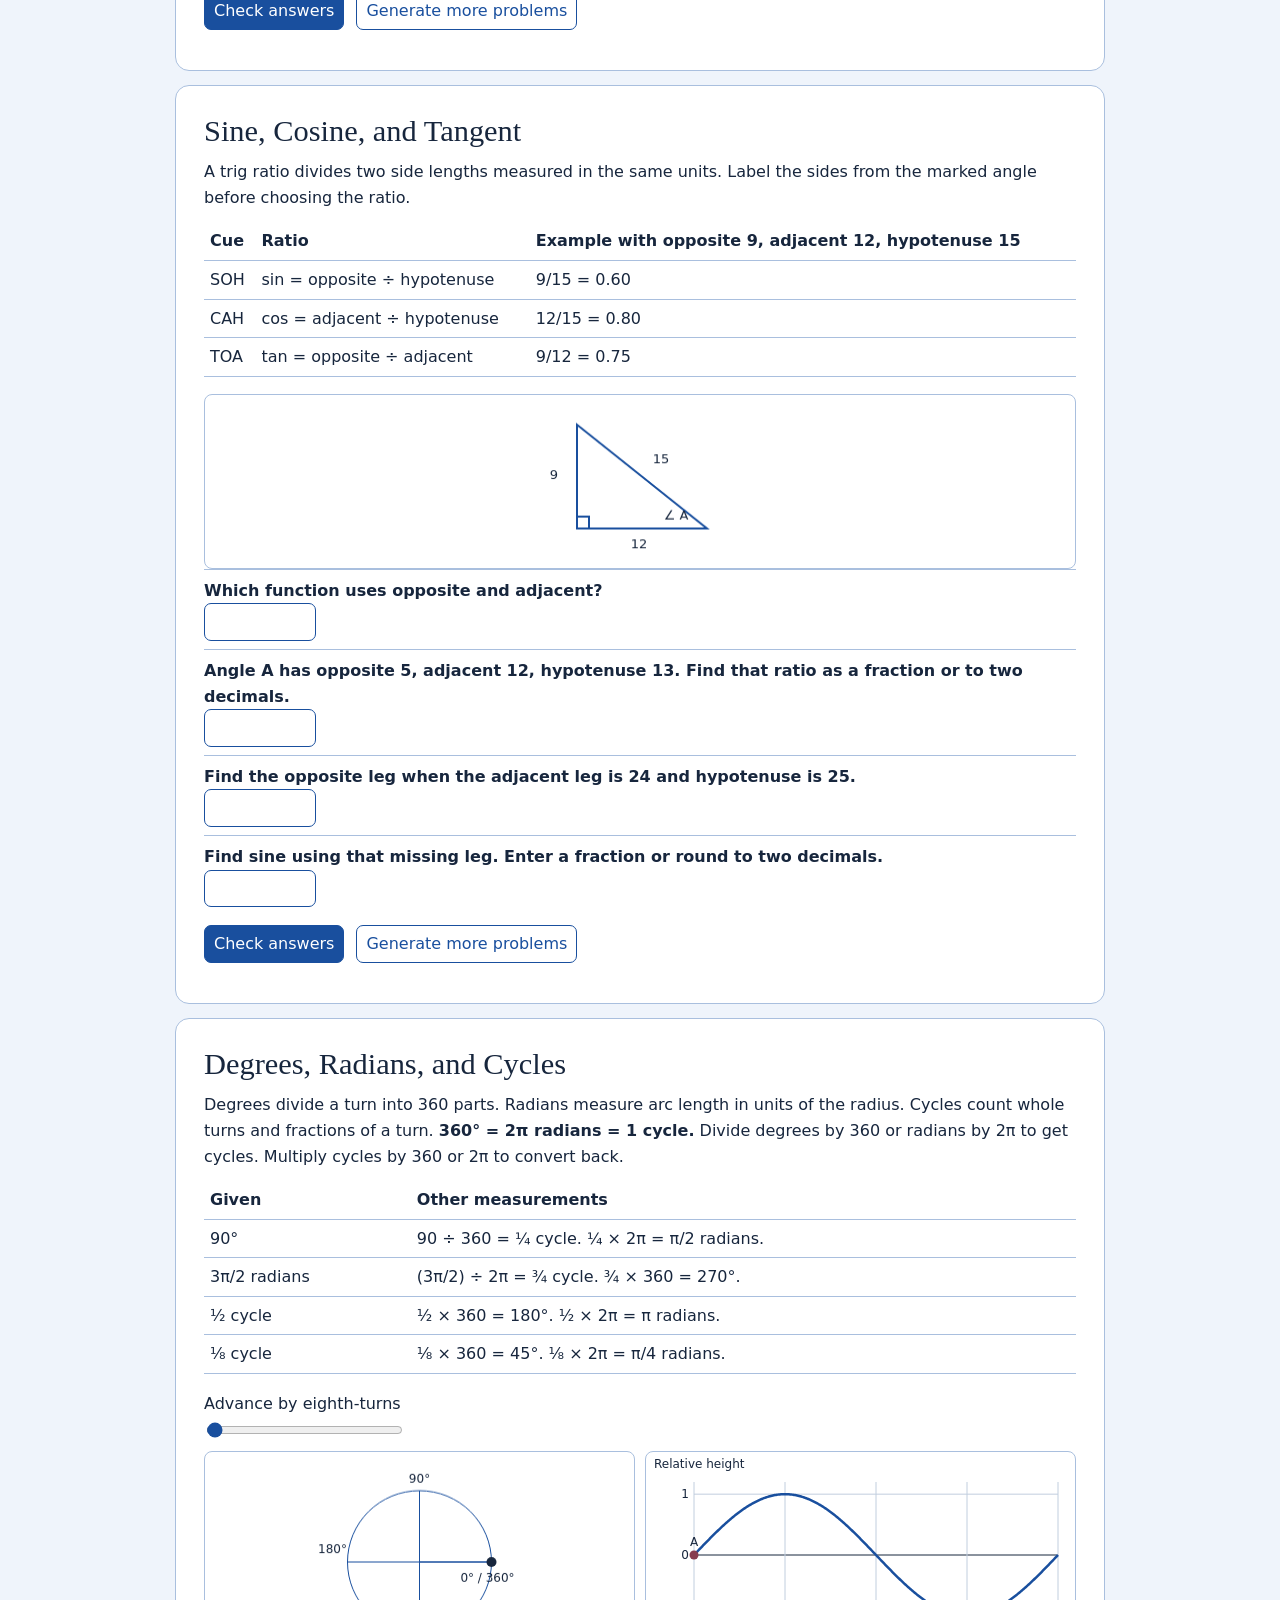
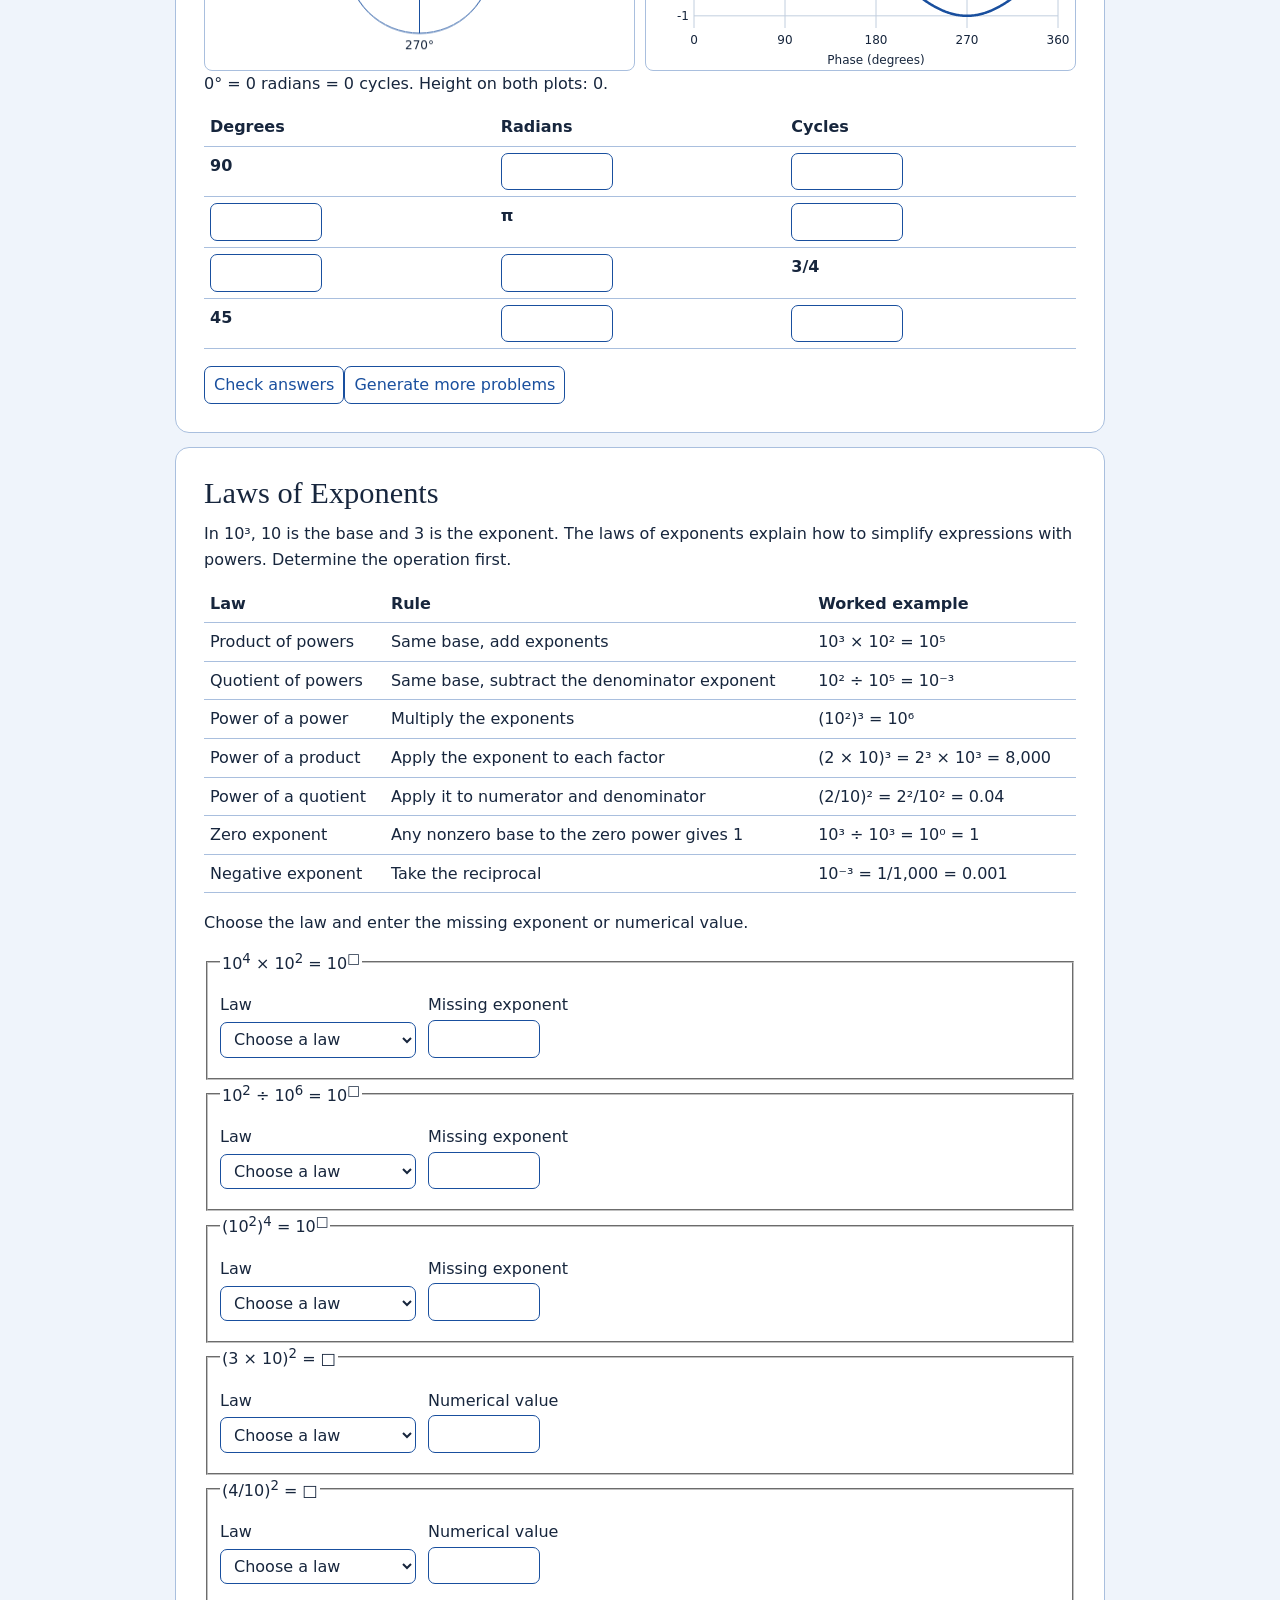
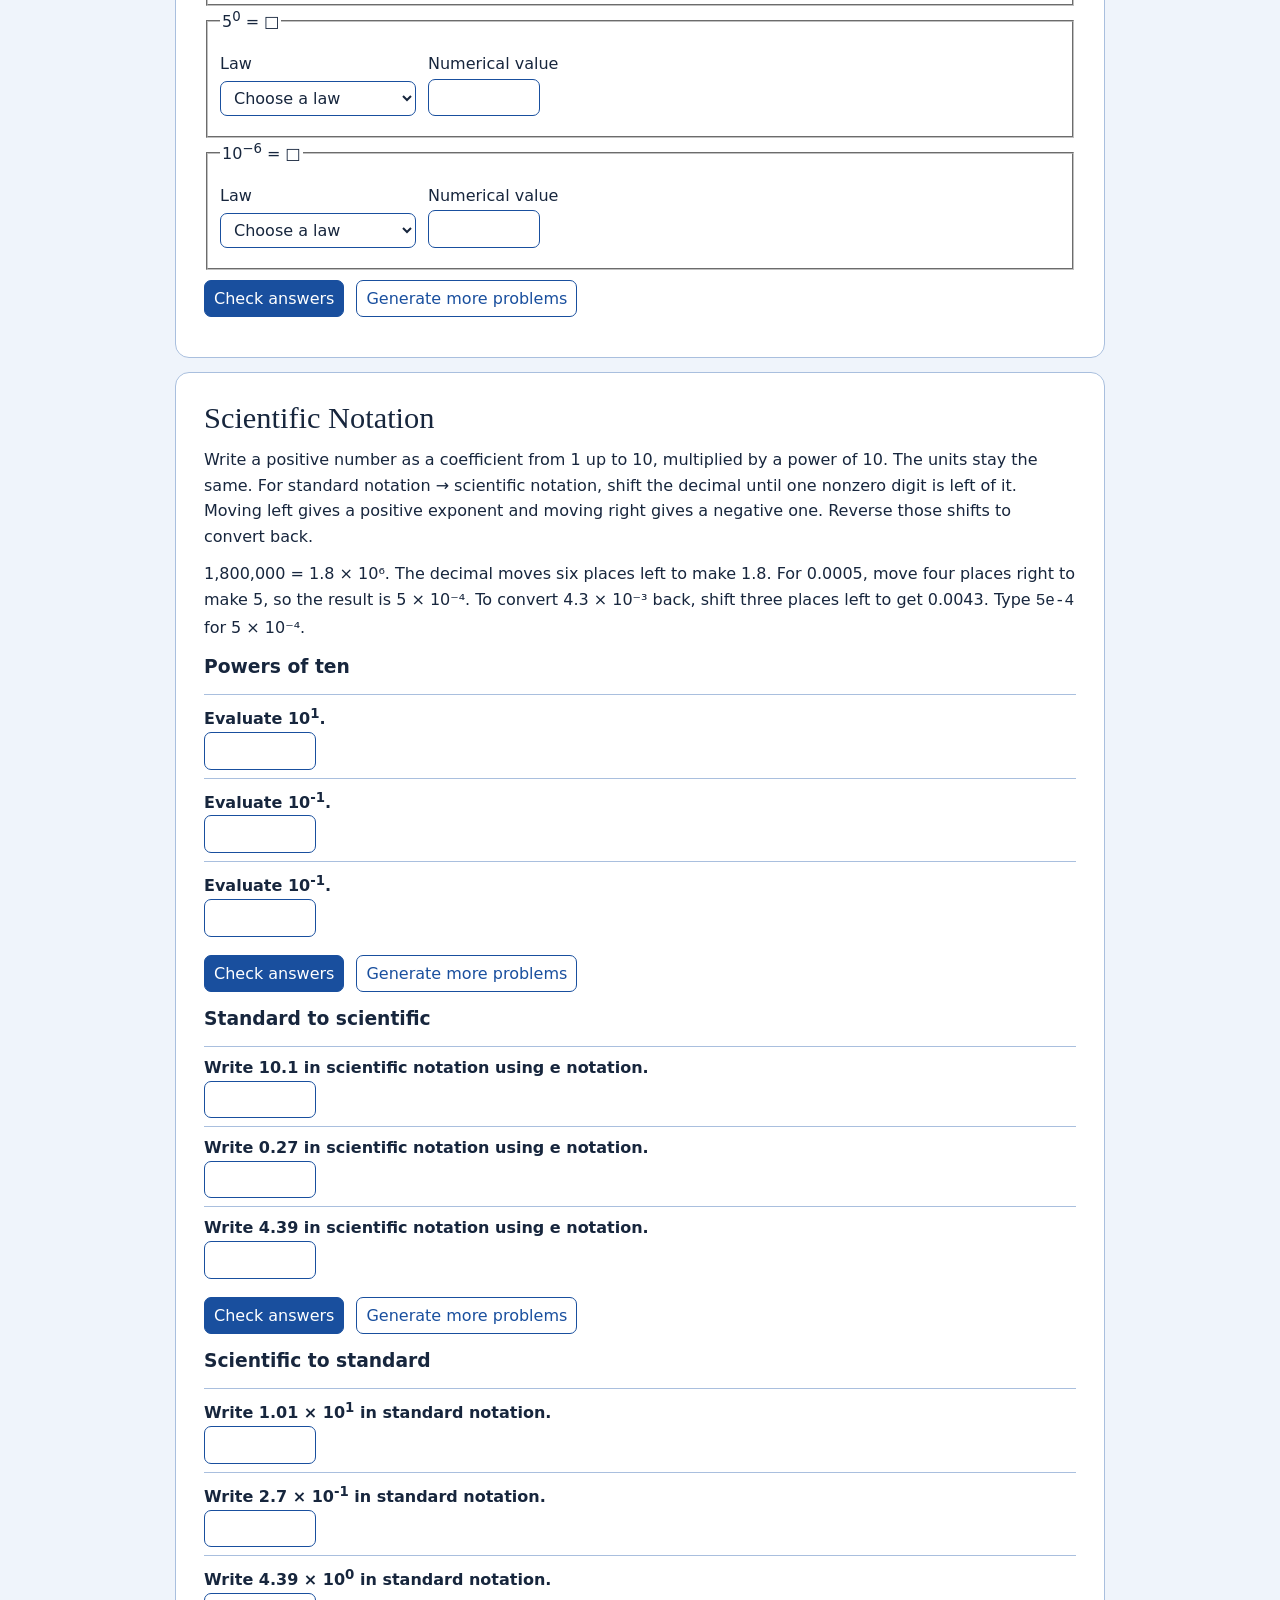
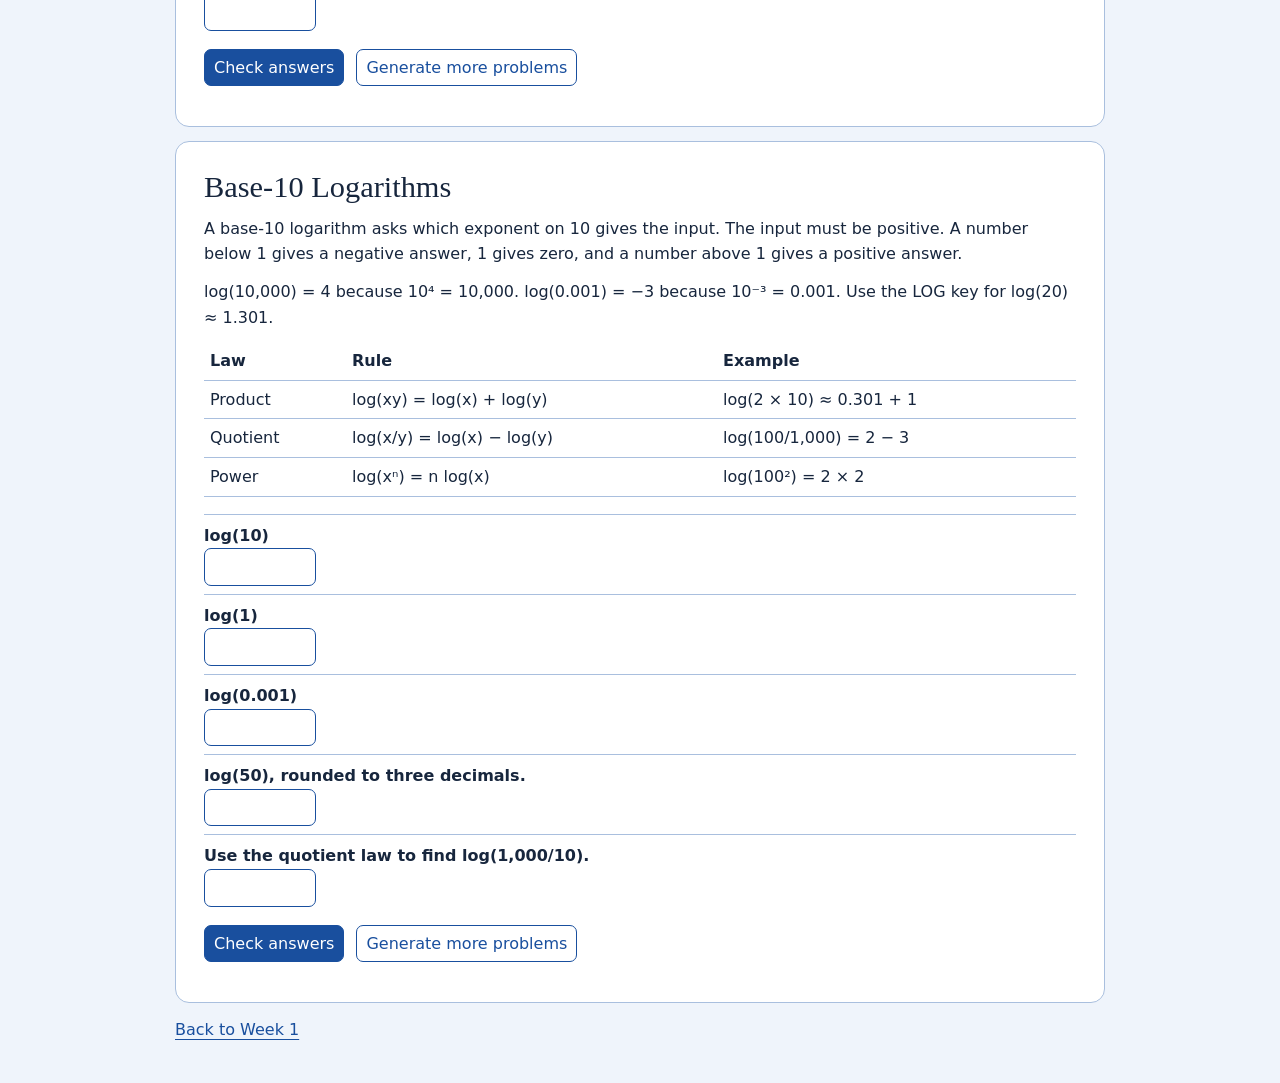
<file: math-review.html>
<!doctype html>
<html lang="en"><head><meta charset="utf-8"><meta name="viewport" content="width=device-width,initial-scale=1">
<title>Math Review · SLHS 302</title><link rel="stylesheet" href="assets/site.css"></head>
<body><header class="top"><a href="index.html">SLHS 302 · Course materials</a><button type="button" id="contrast" aria-pressed="false">High Contrast</button></header>
<main><div class="hero"><p>Week 1 · 1.1.1</p><h1>Math Review</h1></div><nav class="topic-menu" aria-label="Topics"><a href="#unit-conversions">Unit Conversions</a><a href="#right-triangles">Right Triangles and the Pythagorean Theorem</a><a href="#trig-ratios">Sine, Cosine, and Tangent</a><a href="#degrees-radians-cycles">Degrees, Radians, and Cycles</a><a href="#laws-of-exponents">Laws of Exponents</a><a href="#scientific-notation">Scientific Notation</a><a href="#logarithms">Base-10 Logarithms</a></nav><section id="unit-conversions"><h2>Unit Conversions</h2><p>A unit conversion expresses the same measurement in a different unit. You need more of a smaller unit to describe the same quantity. <strong>1 kHz = 1,000 Hz</strong> and <strong>1 s = 1,000 ms</strong>.</p><table><thead><tr><th scope="col">From</th><th scope="col">To</th><th scope="col">Rule</th></tr></thead><tbody><tr><td>Hz</td><td>kHz</td><td>÷ 1,000</td></tr><tr><td>kHz</td><td>Hz</td><td>× 1,000</td></tr><tr><td>s</td><td>ms</td><td>× 1,000</td></tr><tr><td>ms</td><td>s</td><td>÷ 1,000</td></tr></tbody></table><div data-widget="units"></div></section><section id="right-triangles"><h2>Right Triangles and the Pythagorean Theorem</h2><p>First find the little square at the 90° angle. The side across from it is the <strong>hypotenuse</strong>. From your chosen acute angle, the <strong>opposite</strong> leg is across from you and the <strong>adjacent</strong> leg touches your angle. Switch acute angles and the legs trade labels.</p><p>Use a² + b² = c². Find the hypotenuse by adding the squared legs and taking the square root. Find either leg by subtracting the known leg’s square from the hypotenuse’s square and taking the square root.</p><table><thead><tr><th scope="col">Find</th><th scope="col">Given</th><th scope="col">Calculation</th></tr></thead><tbody><tr><td>Adjacent leg</td><td>Opposite 9, hypotenuse 15</td><td>√(15² − 9²) = 12</td></tr><tr><td>Opposite leg</td><td>Adjacent 24, hypotenuse 25</td><td>√(25² − 24²) = 7</td></tr><tr><td>Hypotenuse</td><td>Legs 6 and 8</td><td>√(6² + 8²) = 10</td></tr></tbody></table><div data-widget="triangles"></div></section><section id="trig-ratios"><h2>Sine, Cosine, and Tangent</h2><p>A trig ratio divides two side lengths measured in the same units. Label the sides from the marked angle before choosing the ratio.</p><table><thead><tr><th scope="col">Cue</th><th scope="col">Ratio</th><th scope="col">Example with opposite 9, adjacent 12, hypotenuse 15</th></tr></thead><tbody><tr><td>SOH</td><td>sin = opposite ÷ hypotenuse</td><td>9/15 = 0.60</td></tr><tr><td>CAH</td><td>cos = adjacent ÷ hypotenuse</td><td>12/15 = 0.80</td></tr><tr><td>TOA</td><td>tan = opposite ÷ adjacent</td><td>9/12 = 0.75</td></tr></tbody></table><div data-widget="trig"></div></section><section id="degrees-radians-cycles"><h2>Degrees, Radians, and Cycles</h2><p>Degrees divide a turn into 360 parts. Radians measure arc length in units of the radius. Cycles count whole turns and fractions of a turn. <strong>360° = 2π radians = 1 cycle.</strong> Divide degrees by 360 or radians by 2π to get cycles. Multiply cycles by 360 or 2π to convert back.</p><table><thead><tr><th scope="col">Given</th><th scope="col">Other measurements</th></tr></thead><tbody><tr><td>90°</td><td>90 ÷ 360 = ¼ cycle. ¼ × 2π = π/2 radians.</td></tr><tr><td>3π/2 radians</td><td>(3π/2) ÷ 2π = ¾ cycle. ¾ × 360 = 270°.</td></tr><tr><td>½ cycle</td><td>½ × 360 = 180°. ½ × 2π = π radians.</td></tr><tr><td>⅛ cycle</td><td>⅛ × 360 = 45°. ⅛ × 2π = π/4 radians.</td></tr></tbody></table><div data-widget="circle"></div></section><section id="laws-of-exponents"><h2>Laws of Exponents</h2><p>In 10³, 10 is the base and 3 is the exponent. The laws of exponents explain how to simplify expressions with powers. Determine the operation first.</p><table><thead><tr><th scope="col">Law</th><th scope="col">Rule</th><th scope="col">Worked example</th></tr></thead><tbody><tr><td>Product of powers</td><td>Same base, add exponents</td><td>10³ × 10² = 10⁵</td></tr><tr><td>Quotient of powers</td><td>Same base, subtract the denominator exponent</td><td>10² ÷ 10⁵ = 10⁻³</td></tr><tr><td>Power of a power</td><td>Multiply the exponents</td><td>(10²)³ = 10⁶</td></tr><tr><td>Power of a product</td><td>Apply the exponent to each factor</td><td>(2 × 10)³ = 2³ × 10³ = 8,000</td></tr><tr><td>Power of a quotient</td><td>Apply it to numerator and denominator</td><td>(2/10)² = 2²/10² = 0.04</td></tr><tr><td>Zero exponent</td><td>Any nonzero base to the zero power gives 1</td><td>10³ ÷ 10³ = 10⁰ = 1</td></tr><tr><td>Negative exponent</td><td>Take the reciprocal</td><td>10⁻³ = 1/1,000 = 0.001</td></tr></tbody></table><div data-widget="exponents"></div></section><section id="scientific-notation"><h2>Scientific Notation</h2><p>Write a positive number as a coefficient from 1 up to 10, multiplied by a power of 10. The units stay the same. For standard notation → scientific notation, shift the decimal until one nonzero digit is left of it. Moving left gives a positive exponent and moving right gives a negative one. Reverse those shifts to convert back.</p><p>1,800,000 = 1.8 × 10⁶. The decimal moves six places left to make 1.8. For 0.0005, move four places right to make 5, so the result is 5 × 10⁻⁴. To convert 4.3 × 10⁻³ back, shift three places left to get 0.0043. Type <code>5e-4</code> for 5 × 10⁻⁴.</p><div data-widget="scientific"></div></section><section id="logarithms"><h2>Base-10 Logarithms</h2><p>A base-10 logarithm asks which exponent on 10 gives the input. The input must be positive. A number below 1 gives a negative answer, 1 gives zero, and a number above 1 gives a positive answer.</p><p>log(10,000) = 4 because 10⁴ = 10,000. log(0.001) = −3 because 10⁻³ = 0.001. Use the LOG key for log(20) ≈ 1.301.</p><table><thead><tr><th scope="col">Law</th><th scope="col">Rule</th><th scope="col">Example</th></tr></thead><tbody><tr><td>Product</td><td>log(xy) = log(x) + log(y)</td><td>log(2 × 10) ≈ 0.301 + 1</td></tr><tr><td>Quotient</td><td>log(x/y) = log(x) − log(y)</td><td>log(100/1,000) = 2 − 3</td></tr><tr><td>Power</td><td>log(xⁿ) = n log(x)</td><td>log(100²) = 2 × 2</td></tr></tbody></table><div data-widget="logs"></div></section><p><a href="index.html#week-1">Back to Week 1</a></p></main><script src="assets/site.js"></script><script src="assets/activities.js"></script></body></html>
</file>
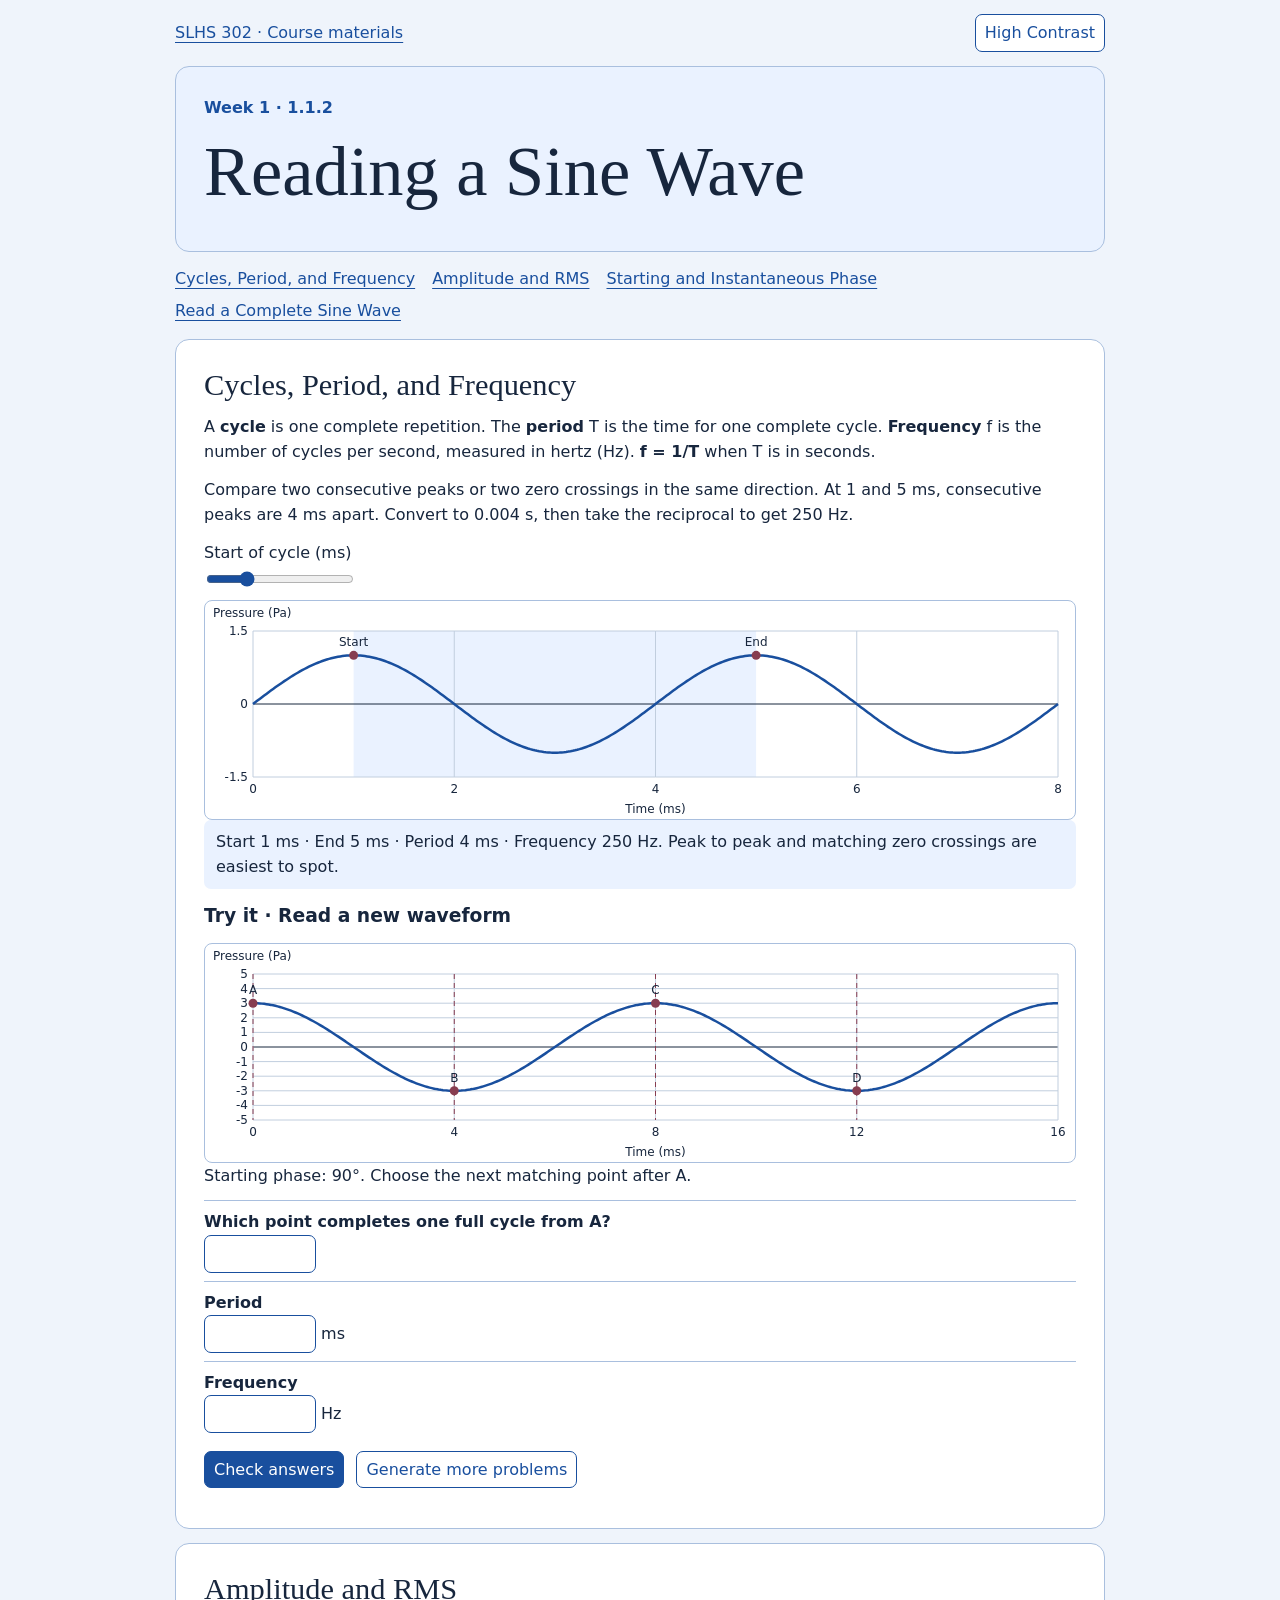
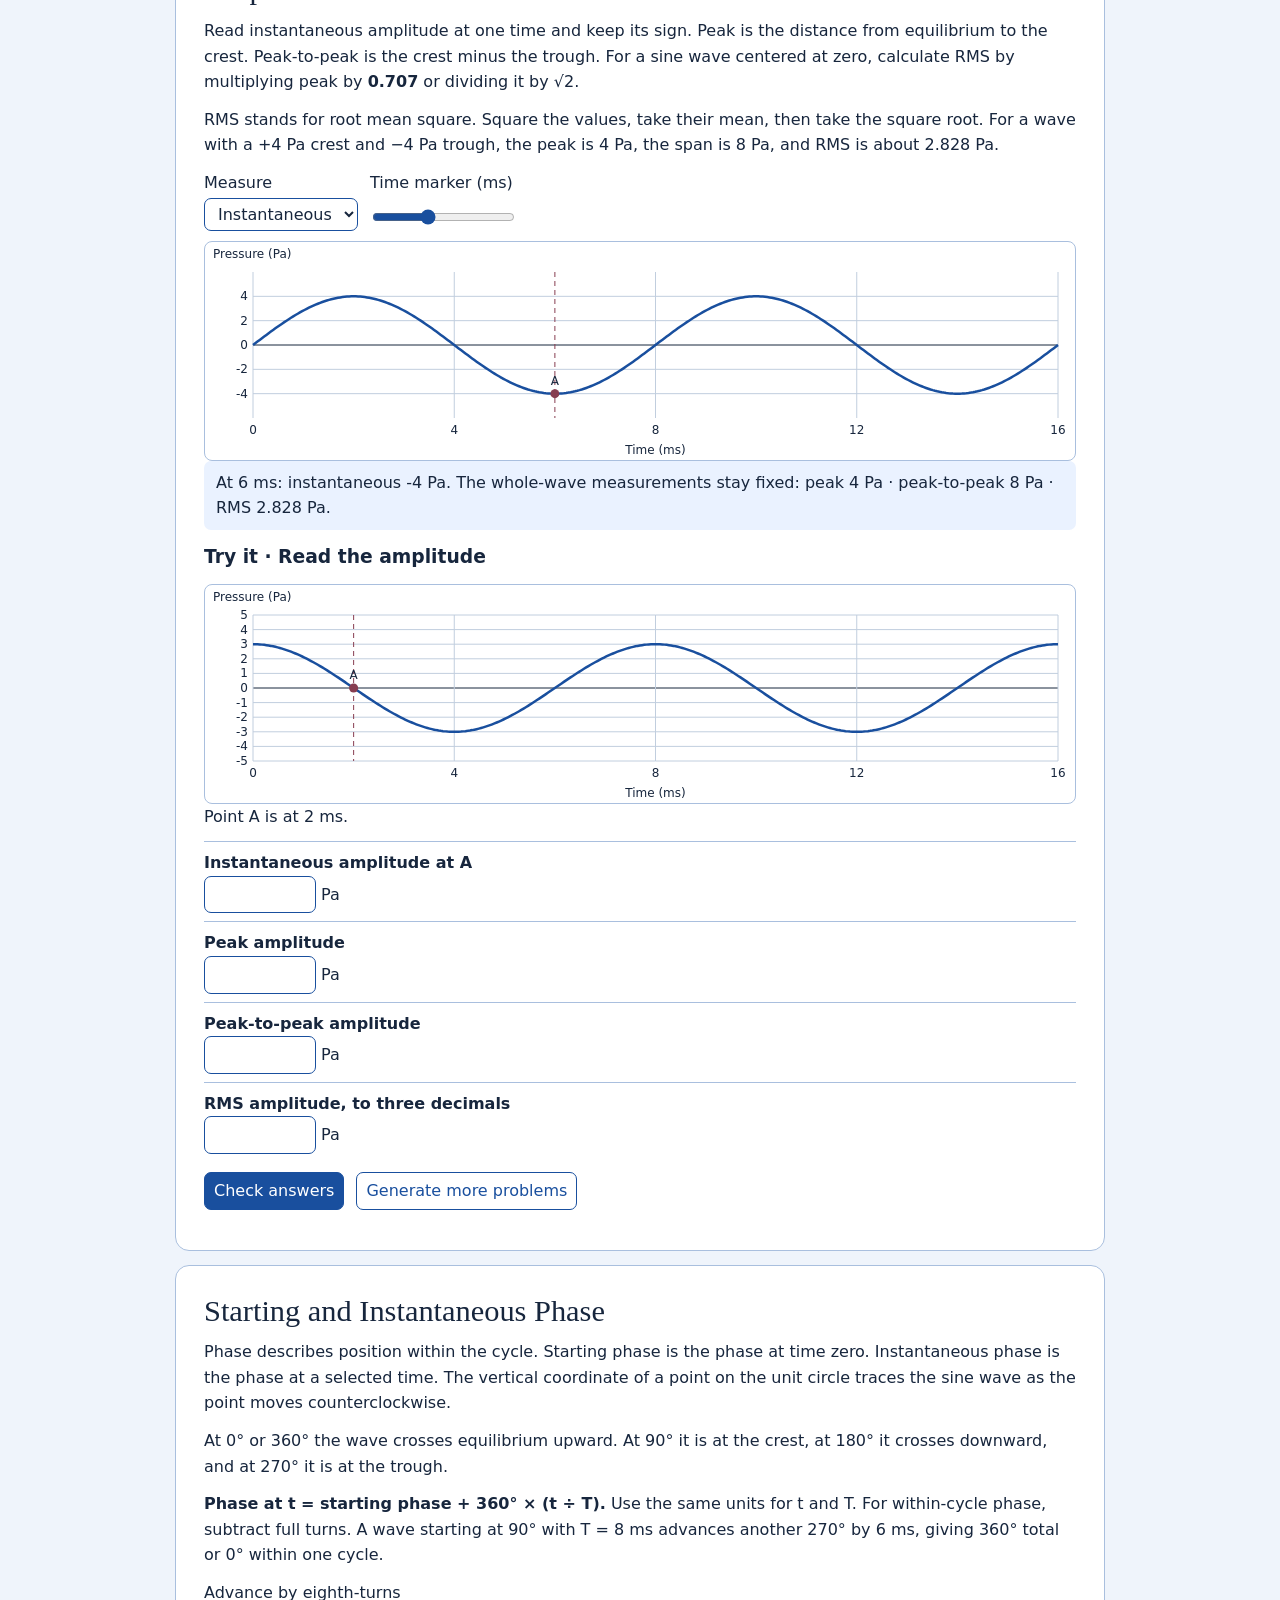
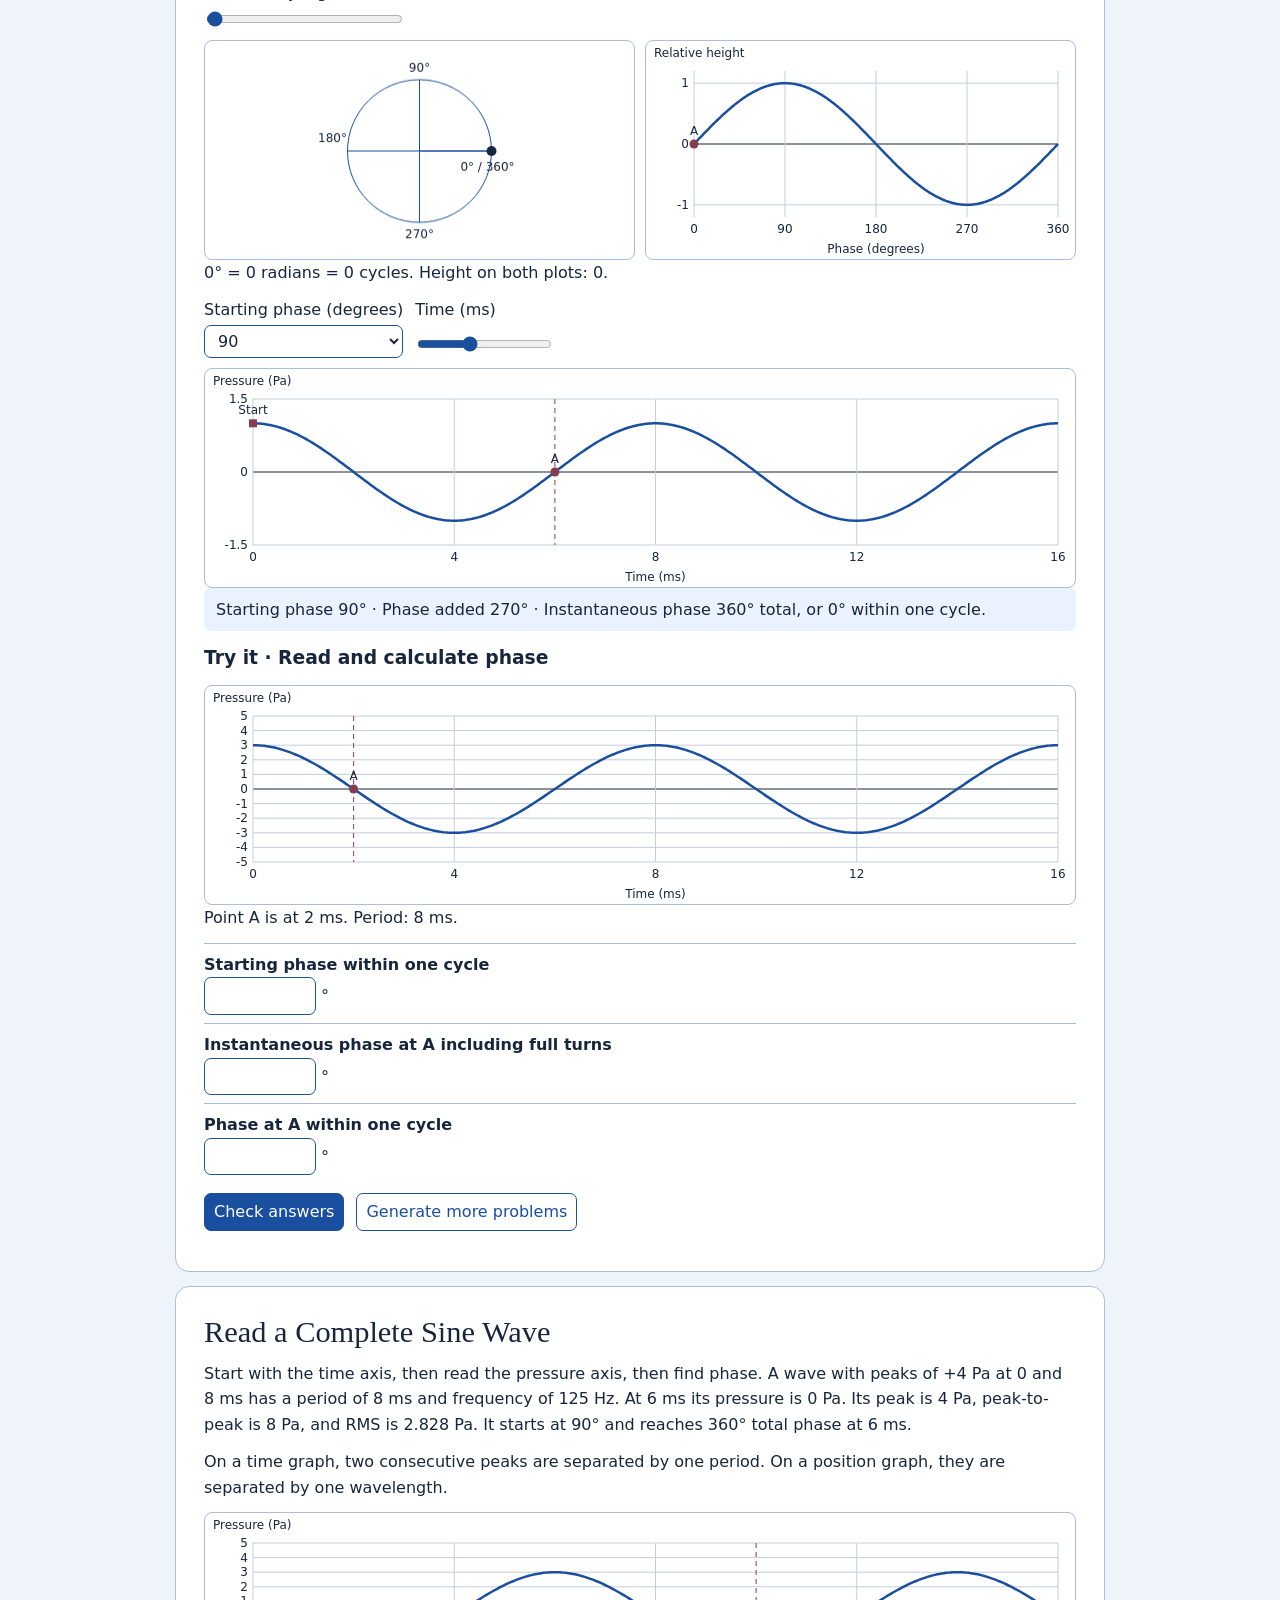
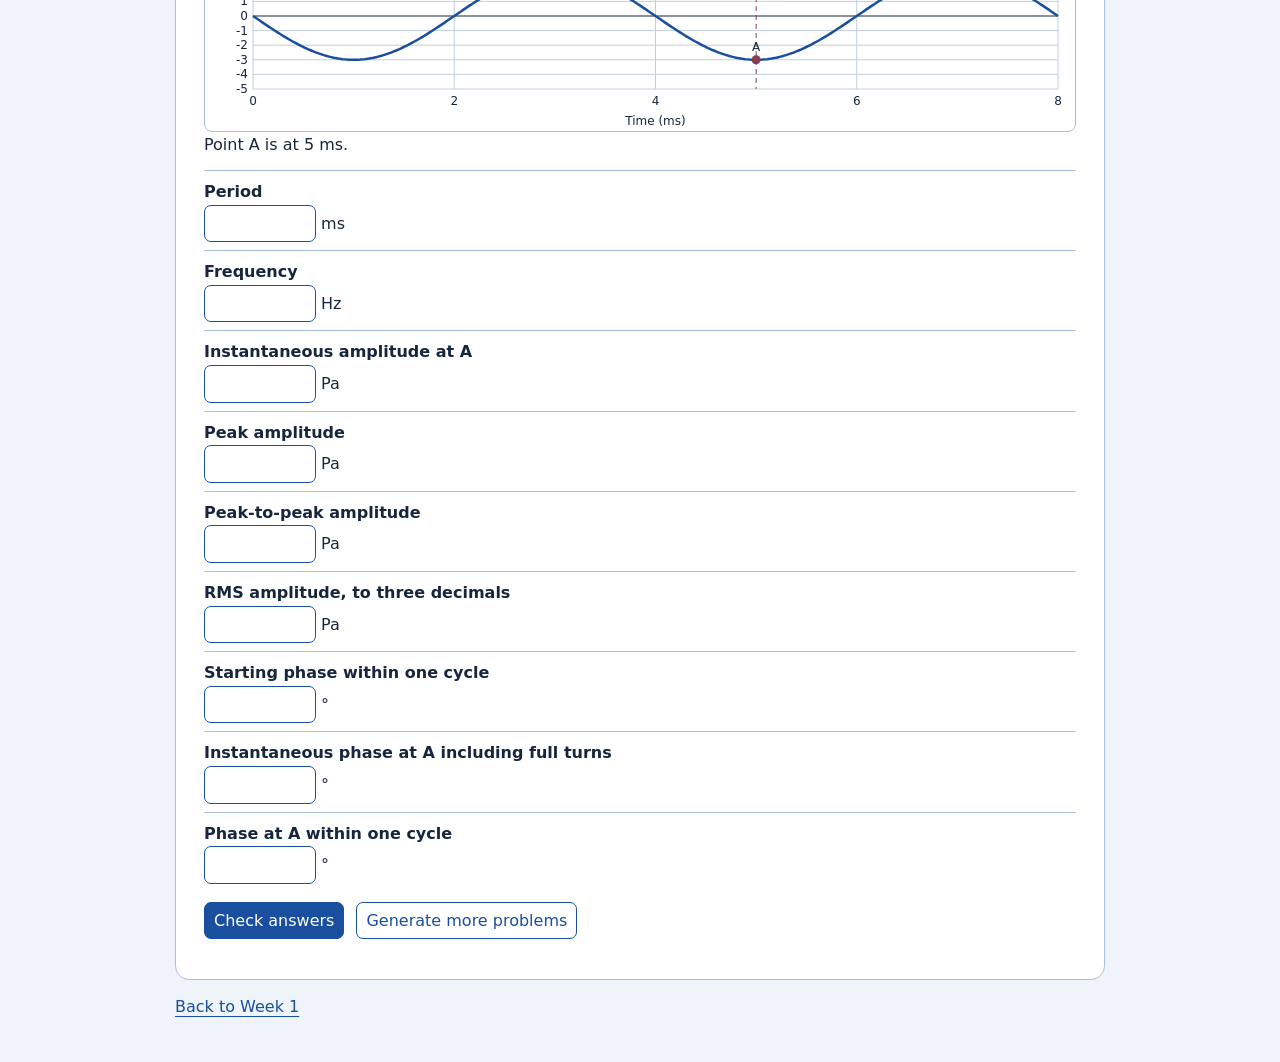
<file: reading-a-sine-wave.html>
<!doctype html>
<html lang="en"><head><meta charset="utf-8"><meta name="viewport" content="width=device-width,initial-scale=1">
<title>Reading a Sine Wave · SLHS 302</title><link rel="stylesheet" href="assets/site.css"></head>
<body><header class="top"><a href="index.html">SLHS 302 · Course materials</a><button type="button" id="contrast" aria-pressed="false">High Contrast</button></header>
<main><div class="hero"><p>Week 1 · 1.1.2</p><h1>Reading a Sine Wave</h1></div><nav class="topic-menu" aria-label="Topics"><a href="#period-and-frequency">Cycles, Period, and Frequency</a><a href="#amplitude-and-rms">Amplitude and RMS</a><a href="#phase">Starting and Instantaneous Phase</a><a href="#complete-wave">Read a Complete Sine Wave</a></nav><section id="period-and-frequency"><h2>Cycles, Period, and Frequency</h2><p>A <strong>cycle</strong> is one complete repetition. The <strong>period</strong> T is the time for one complete cycle. <strong>Frequency</strong> f is the number of cycles per second, measured in hertz (Hz). <strong>f = 1/T</strong> when T is in seconds.</p><p>Compare two consecutive peaks or two zero crossings in the same direction. At 1 and 5 ms, consecutive peaks are 4 ms apart. Convert to 0.004 s, then take the reciprocal to get 250 Hz.</p><div data-widget="period"></div></section><section id="amplitude-and-rms"><h2>Amplitude and RMS</h2><p>Read instantaneous amplitude at one time and keep its sign. Peak is the distance from equilibrium to the crest. Peak-to-peak is the crest minus the trough. For a sine wave centered at zero, calculate RMS by multiplying peak by <strong>0.707</strong> or dividing it by √2.</p><p>RMS stands for root mean square. Square the values, take their mean, then take the square root. For a wave with a +4 Pa crest and −4 Pa trough, the peak is 4 Pa, the span is 8 Pa, and RMS is about 2.828 Pa.</p><div data-widget="amplitude"></div></section><section id="phase"><h2>Starting and Instantaneous Phase</h2><p>Phase describes position within the cycle. Starting phase is the phase at time zero. Instantaneous phase is the phase at a selected time. The vertical coordinate of a point on the unit circle traces the sine wave as the point moves counterclockwise.</p><p>At 0° or 360° the wave crosses equilibrium upward. At 90° it is at the crest, at 180° it crosses downward, and at 270° it is at the trough.</p><p><strong>Phase at t = starting phase + 360° × (t ÷ T).</strong> Use the same units for t and T. For within-cycle phase, subtract full turns. A wave starting at 90° with T = 8 ms advances another 270° by 6 ms, giving 360° total or 0° within one cycle.</p><div data-widget="phase"></div></section><section id="complete-wave"><h2>Read a Complete Sine Wave</h2><p>Start with the time axis, then read the pressure axis, then find phase. A wave with peaks of +4 Pa at 0 and 8 ms has a period of 8 ms and frequency of 125 Hz. At 6 ms its pressure is 0 Pa. Its peak is 4 Pa, peak-to-peak is 8 Pa, and RMS is 2.828 Pa. It starts at 90° and reaches 360° total phase at 6 ms.</p><p>On a time graph, two consecutive peaks are separated by one period. On a position graph, they are separated by one wavelength.</p><div data-widget="complete"></div></section><p><a href="index.html#week-1">Back to Week 1</a></p></main><script src="assets/site.js"></script><script src="assets/activities.js"></script></body></html>
</file>
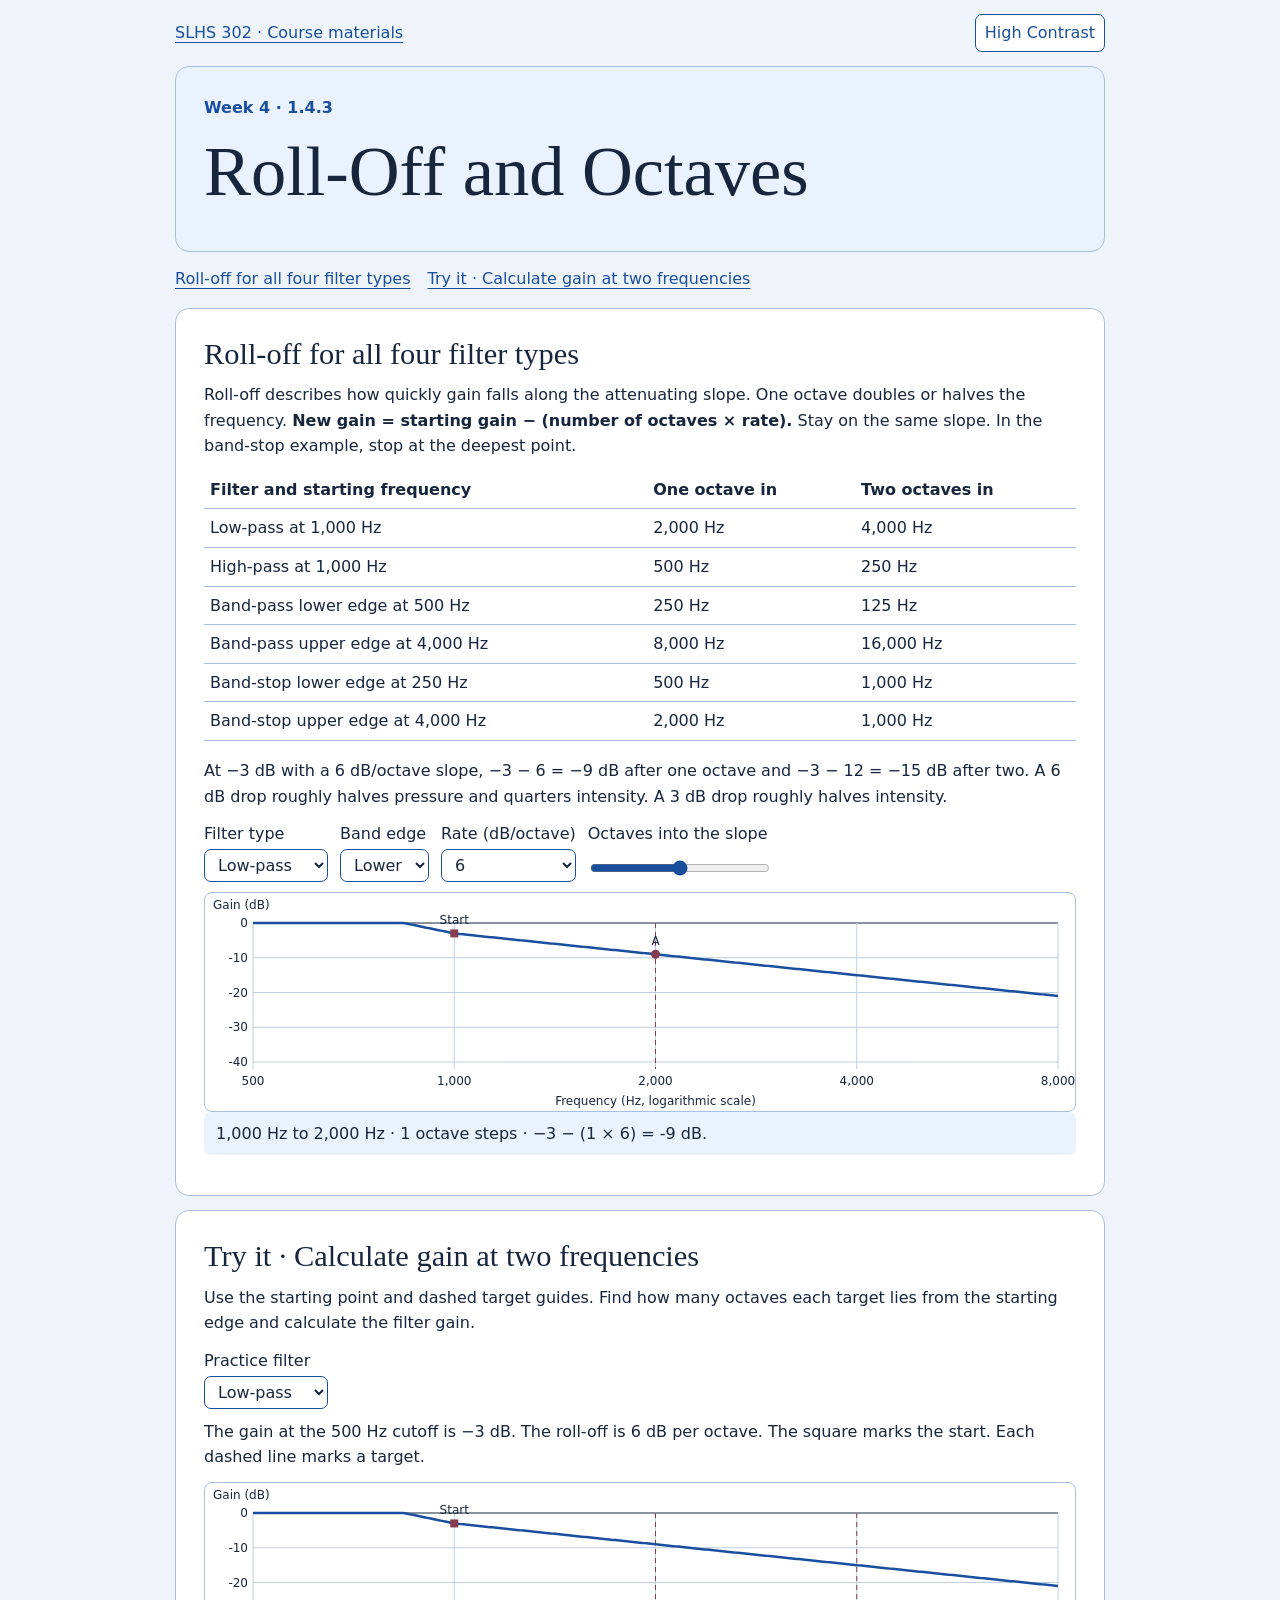
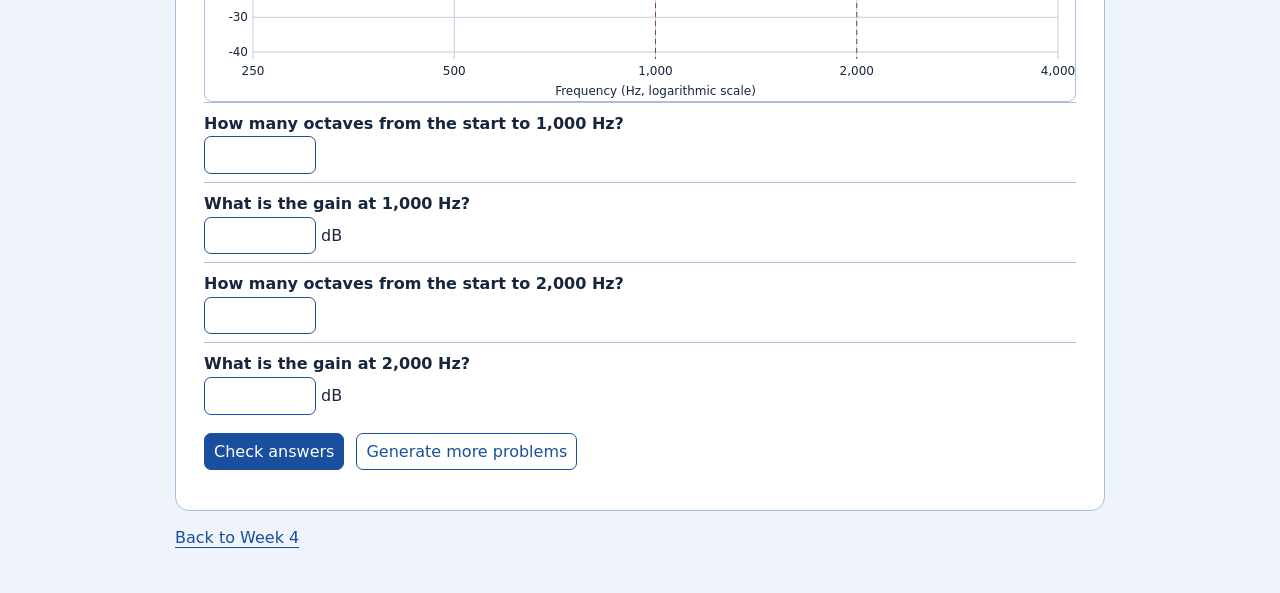
<file: roll-off.html>
<!doctype html>
<html lang="en"><head><meta charset="utf-8"><meta name="viewport" content="width=device-width,initial-scale=1">
<title>Roll-Off and Octaves · SLHS 302</title><link rel="stylesheet" href="assets/site.css"></head>
<body><header class="top"><a href="index.html">SLHS 302 · Course materials</a><button type="button" id="contrast" aria-pressed="false">High Contrast</button></header>
<main><div class="hero"><p>Week 4 · 1.4.3</p><h1>Roll-Off and Octaves</h1></div><nav class="topic-menu" aria-label="Topics"><a href="#rolloff">Roll-off for all four filter types</a><a href="#practice">Try it · Calculate gain at two frequencies</a></nav><section id="rolloff"><h2>Roll-off for all four filter types</h2><p>Roll-off describes how quickly gain falls along the attenuating slope. One octave doubles or halves the frequency. <strong>New gain = starting gain − (number of octaves × rate).</strong> Stay on the same slope. In the band-stop example, stop at the deepest point.</p><table><thead><tr><th scope="col">Filter and starting frequency</th><th scope="col">One octave in</th><th scope="col">Two octaves in</th></tr></thead><tbody><tr><td>Low-pass at 1,000 Hz</td><td>2,000 Hz</td><td>4,000 Hz</td></tr><tr><td>High-pass at 1,000 Hz</td><td>500 Hz</td><td>250 Hz</td></tr><tr><td>Band-pass lower edge at 500 Hz</td><td>250 Hz</td><td>125 Hz</td></tr><tr><td>Band-pass upper edge at 4,000 Hz</td><td>8,000 Hz</td><td>16,000 Hz</td></tr><tr><td>Band-stop lower edge at 250 Hz</td><td>500 Hz</td><td>1,000 Hz</td></tr><tr><td>Band-stop upper edge at 4,000 Hz</td><td>2,000 Hz</td><td>1,000 Hz</td></tr></tbody></table><p>At −3 dB with a 6 dB/octave slope, −3 − 6 = −9 dB after one octave and −3 − 12 = −15 dB after two. A 6 dB drop roughly halves pressure and quarters intensity. A 3 dB drop roughly halves intensity.</p><div data-widget="rolloff"></div></section><section id="practice"><h2>Try it · Calculate gain at two frequencies</h2><p>Use the starting point and dashed target guides. Find how many octaves each target lies from the starting edge and calculate the filter gain.</p><div data-widget="rolloffPractice"></div></section><p><a href="index.html#week-4">Back to Week 4</a></p></main><script src="assets/site.js"></script><script src="assets/activities.js"></script></body></html>
</file>
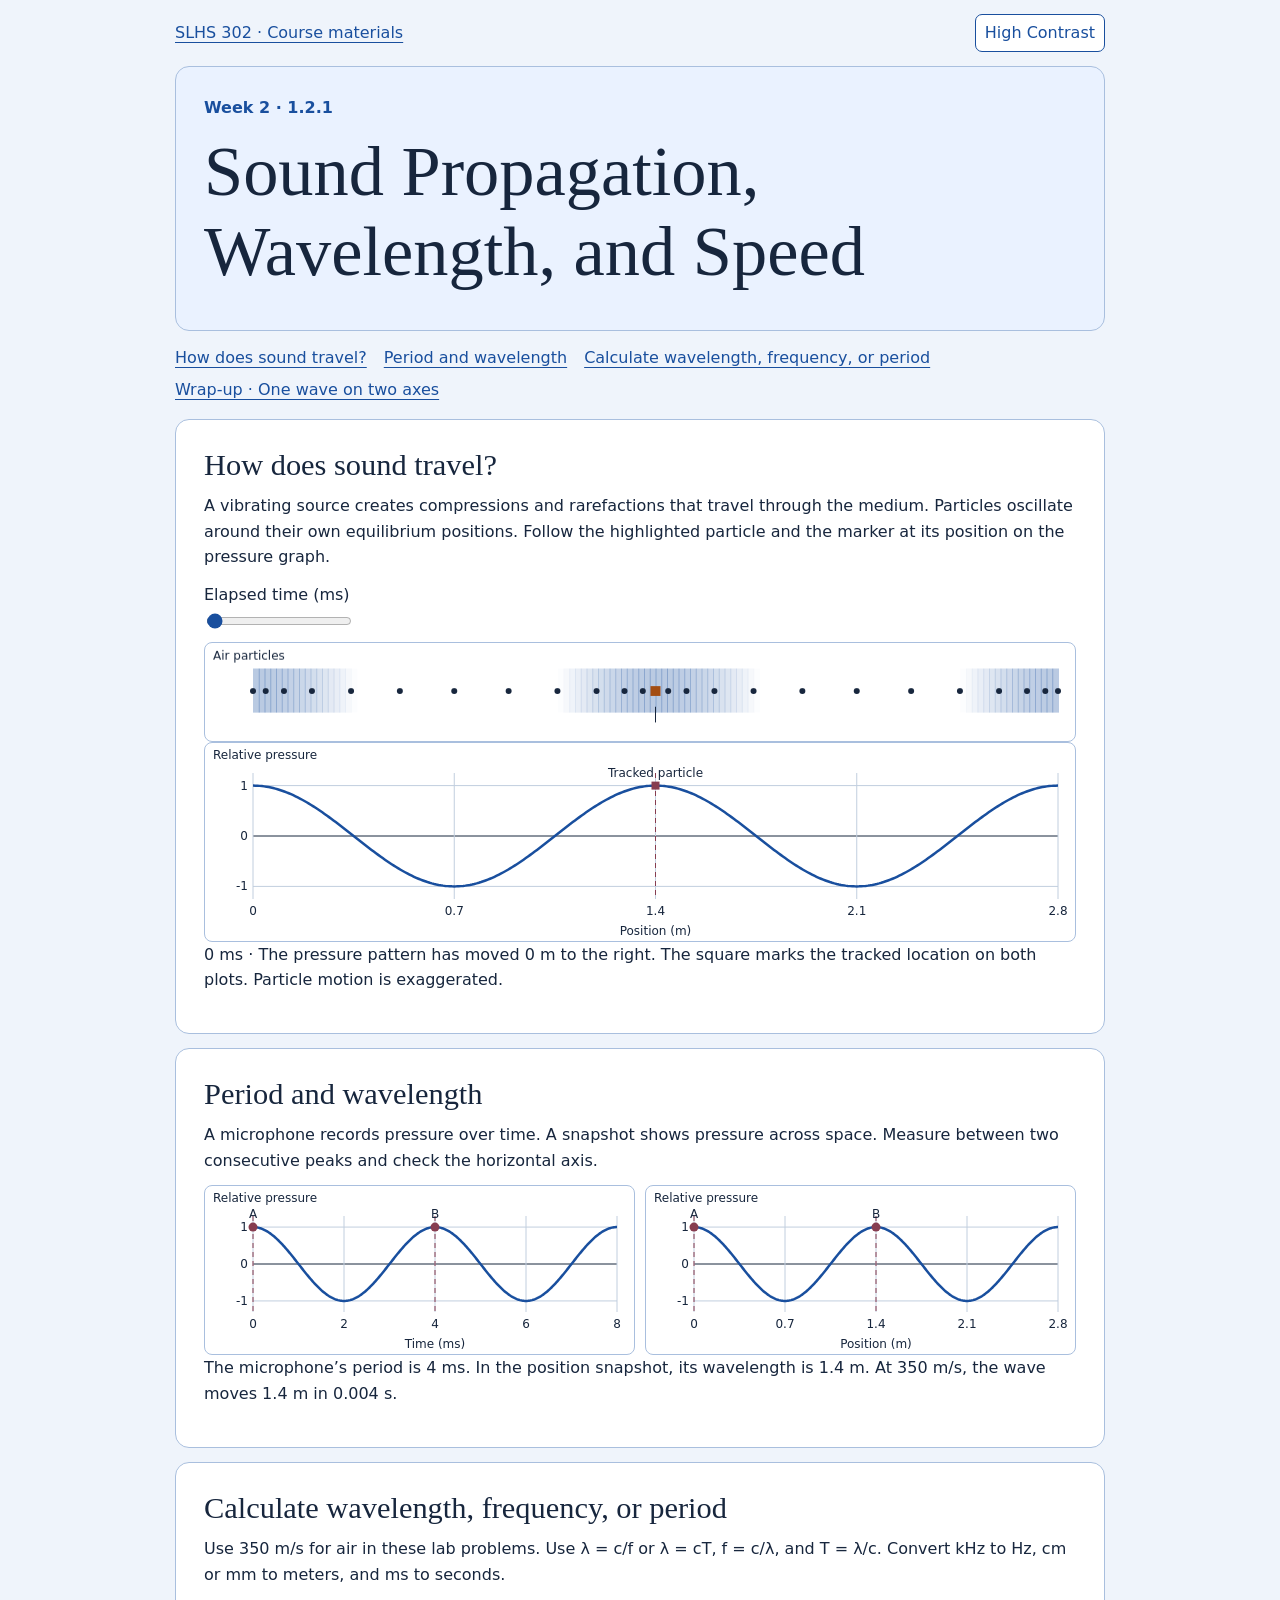
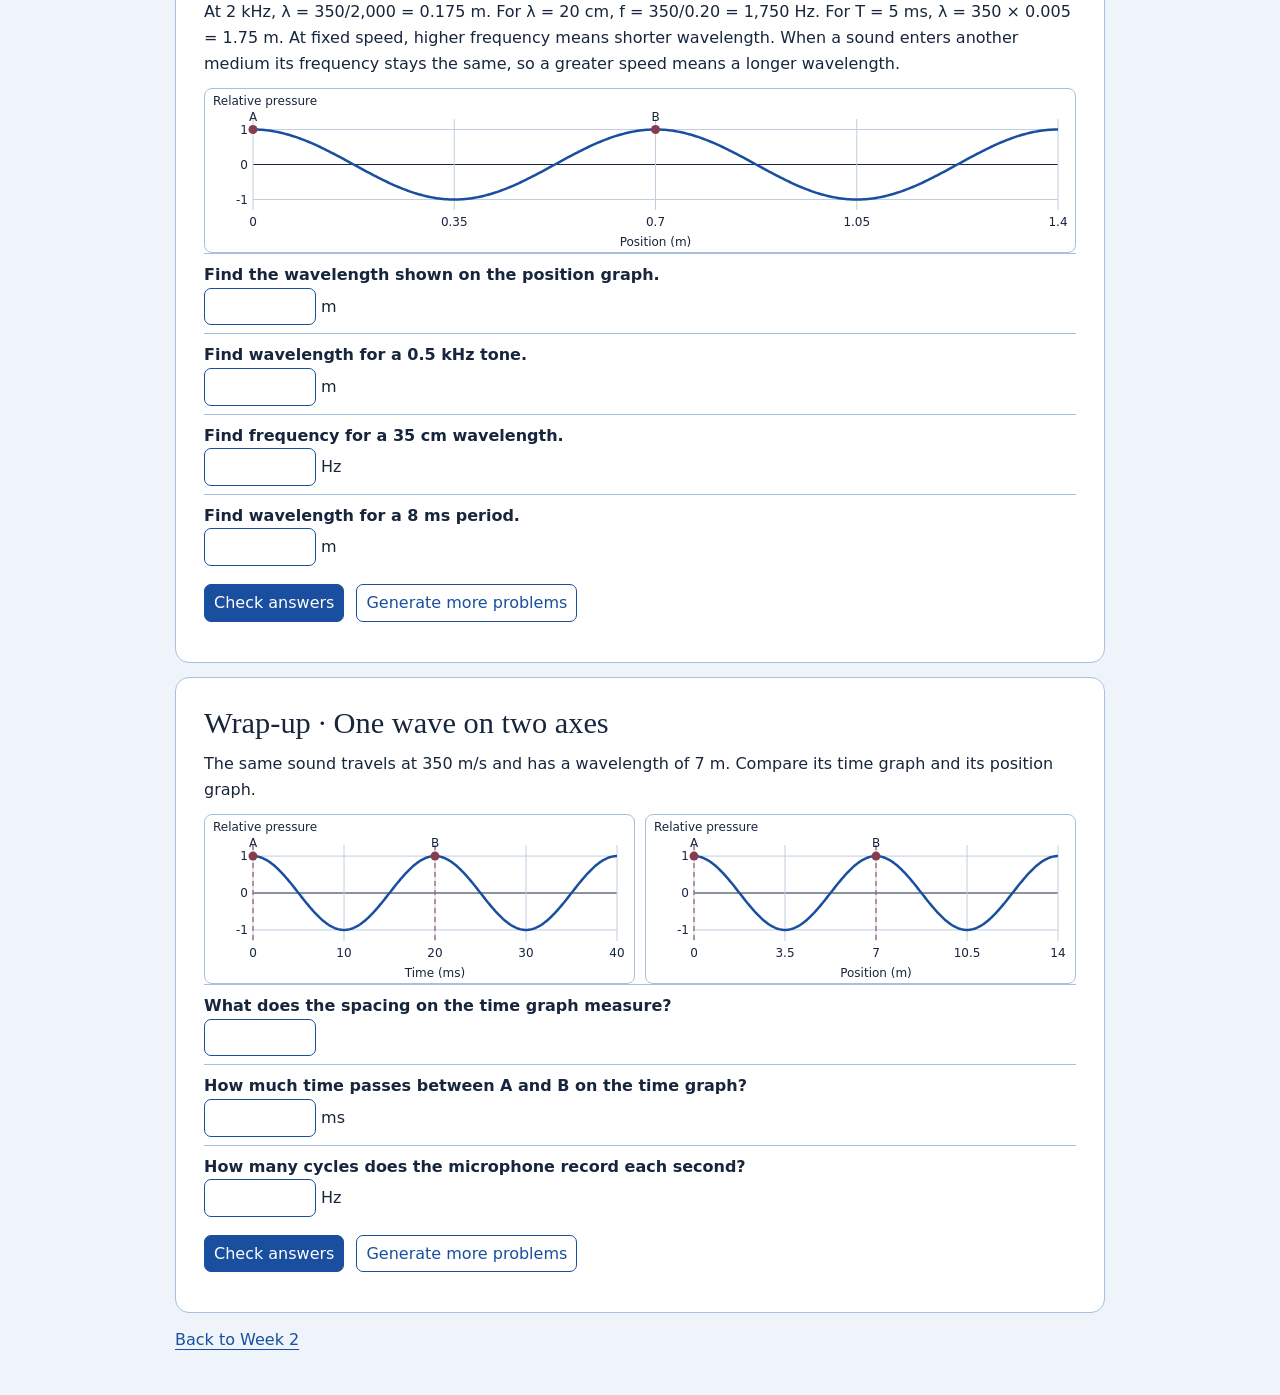
<file: sound-propagation.html>
<!doctype html>
<html lang="en"><head><meta charset="utf-8"><meta name="viewport" content="width=device-width,initial-scale=1">
<title>Sound Propagation, Wavelength, and Speed · SLHS 302</title><link rel="stylesheet" href="assets/site.css"></head>
<body><header class="top"><a href="index.html">SLHS 302 · Course materials</a><button type="button" id="contrast" aria-pressed="false">High Contrast</button></header>
<main><div class="hero"><p>Week 2 · 1.2.1</p><h1>Sound Propagation, Wavelength, and Speed</h1></div><nav class="topic-menu" aria-label="Topics"><a href="#propagation">How does sound travel?</a><a href="#wavelength">Period and wavelength</a><a href="#speed">Calculate wavelength, frequency, or period</a><a href="#wrap-up">Wrap-up · One wave on two axes</a></nav><section id="propagation"><h2>How does sound travel?</h2><p>A vibrating source creates compressions and rarefactions that travel through the medium. Particles oscillate around their own equilibrium positions. Follow the highlighted particle and the marker at its position on the pressure graph.</p><div data-widget="propagation"></div></section><section id="wavelength"><h2>Period and wavelength</h2><p>A microphone records pressure over time. A snapshot shows pressure across space. Measure between two consecutive peaks and check the horizontal axis.</p><div data-widget="twoaxes"></div></section><section id="speed"><h2>Calculate wavelength, frequency, or period</h2><p>Use 350 m/s for air in these lab problems. Use λ = c/f or λ = cT, f = c/λ, and T = λ/c. Convert kHz to Hz, cm or mm to meters, and ms to seconds.</p><p>At 2 kHz, λ = 350/2,000 = 0.175 m. For λ = 20 cm, f = 350/0.20 = 1,750 Hz. For T = 5 ms, λ = 350 × 0.005 = 1.75 m. At fixed speed, higher frequency means shorter wavelength. When a sound enters another medium its frequency stays the same, so a greater speed means a longer wavelength.</p><div data-widget="speed"></div></section><section id="wrap-up"><h2>Wrap-up · One wave on two axes</h2><p>The same sound travels at 350 m/s and has a wavelength of 7 m. Compare its time graph and its position graph.</p><div data-widget="speedwrap"></div></section><p><a href="index.html#week-2">Back to Week 2</a></p></main><script src="assets/site.js"></script><script src="assets/activities.js"></script></body></html>
</file>
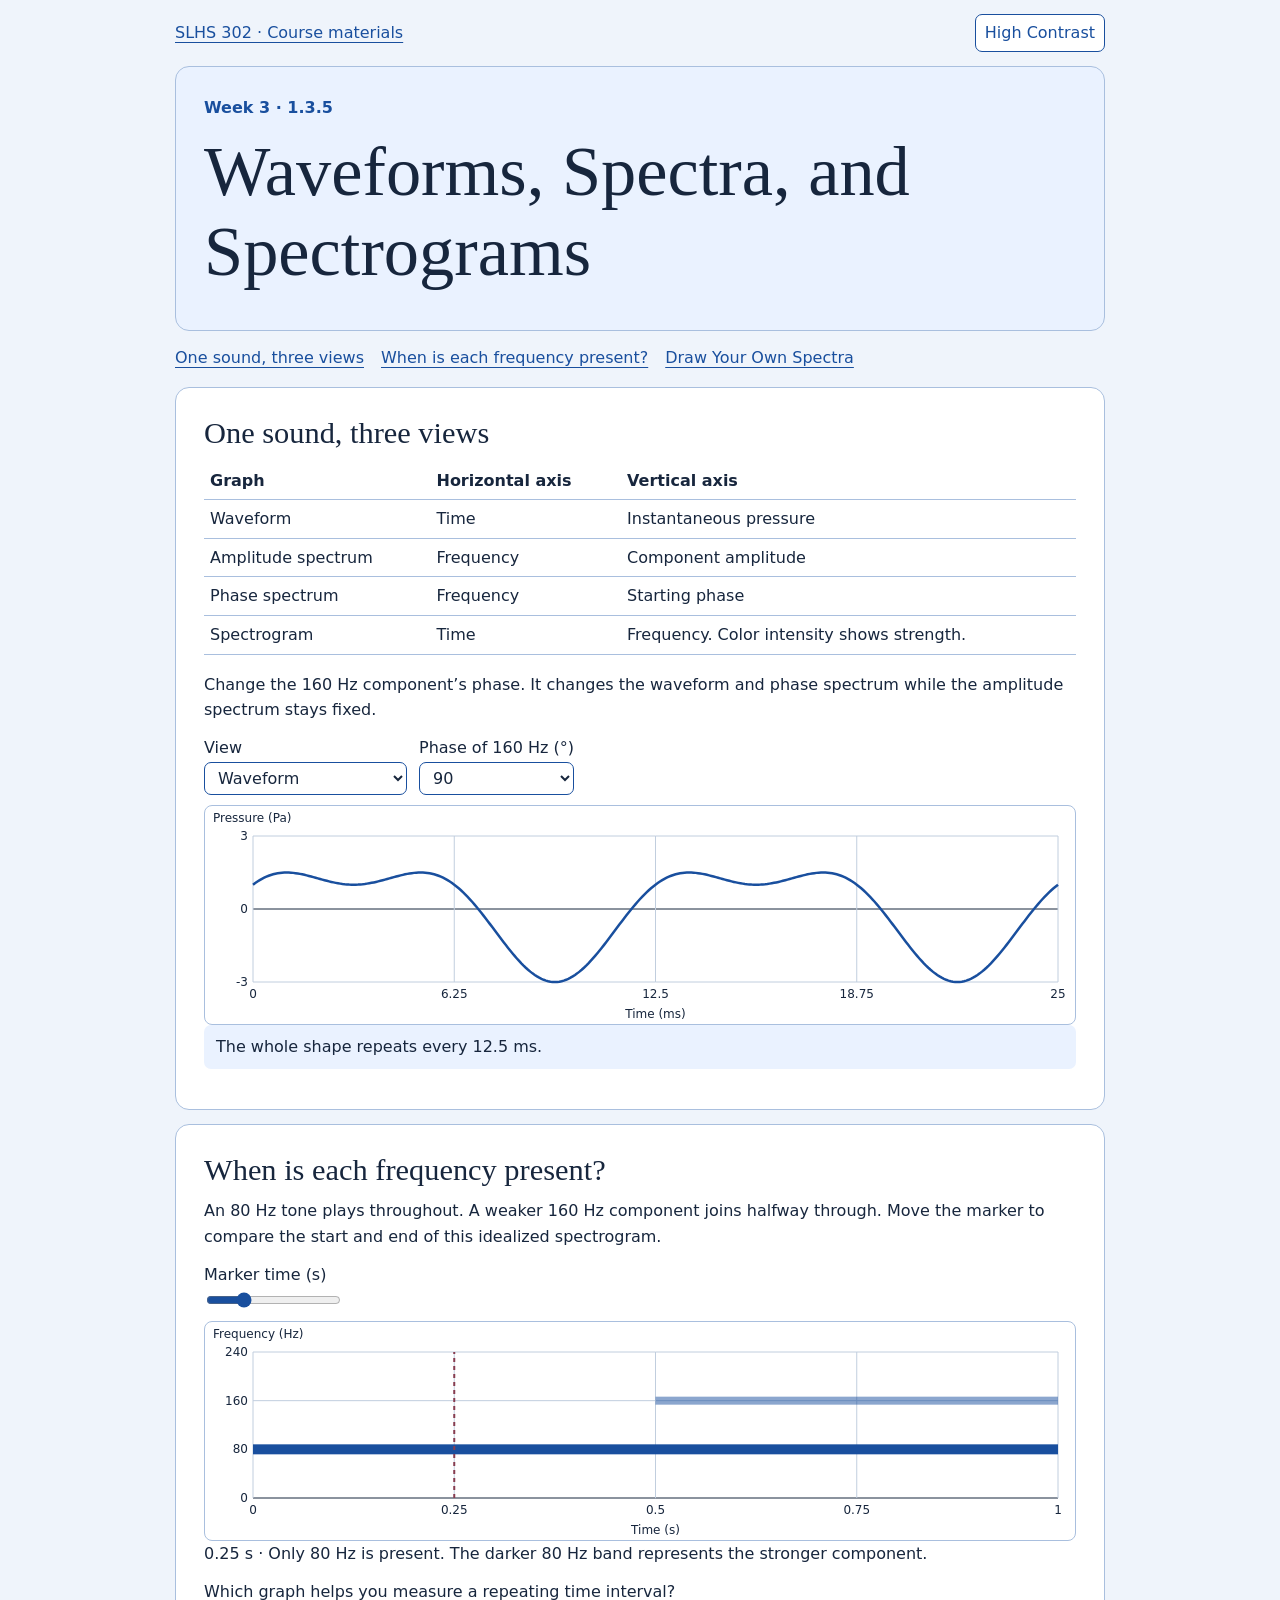
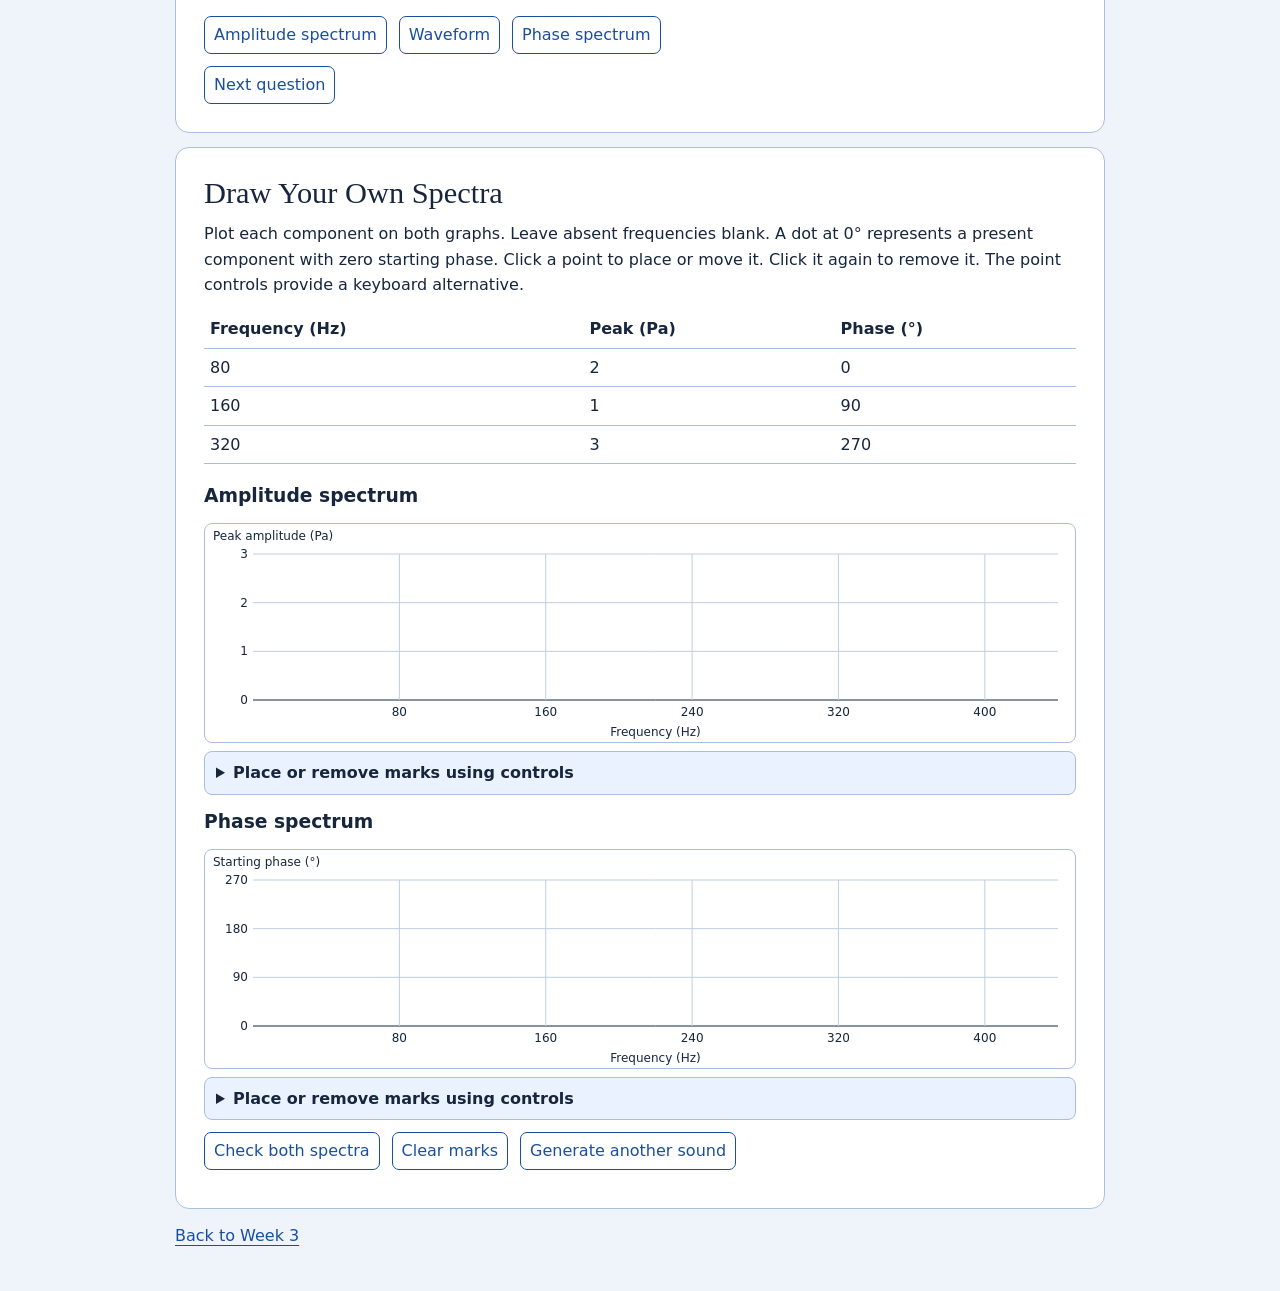
<file: spectra.html>
<!doctype html>
<html lang="en"><head><meta charset="utf-8"><meta name="viewport" content="width=device-width,initial-scale=1">
<title>Waveforms, Spectra, and Spectrograms · SLHS 302</title><link rel="stylesheet" href="assets/site.css"></head>
<body><header class="top"><a href="index.html">SLHS 302 · Course materials</a><button type="button" id="contrast" aria-pressed="false">High Contrast</button></header>
<main><div class="hero"><p>Week 3 · 1.3.5</p><h1>Waveforms, Spectra, and Spectrograms</h1></div><nav class="topic-menu" aria-label="Topics"><a href="#views">One sound, three views</a><a href="#spectrogram">When is each frequency present?</a><a href="#draw">Draw Your Own Spectra</a></nav><section id="views"><h2>One sound, three views</h2><table><thead><tr><th scope="col">Graph</th><th scope="col">Horizontal axis</th><th scope="col">Vertical axis</th></tr></thead><tbody><tr><td>Waveform</td><td>Time</td><td>Instantaneous pressure</td></tr><tr><td>Amplitude spectrum</td><td>Frequency</td><td>Component amplitude</td></tr><tr><td>Phase spectrum</td><td>Frequency</td><td>Starting phase</td></tr><tr><td>Spectrogram</td><td>Time</td><td>Frequency. Color intensity shows strength.</td></tr></tbody></table><p>Change the 160 Hz component’s phase. It changes the waveform and phase spectrum while the amplitude spectrum stays fixed.</p><div data-widget="views"></div></section><section id="spectrogram"><h2>When is each frequency present?</h2><p>An 80 Hz tone plays throughout. A weaker 160 Hz component joins halfway through. Move the marker to compare the start and end of this idealized spectrogram.</p><div data-widget="spectrogram"></div></section><section id="draw"><h2>Draw Your Own Spectra</h2><p>Plot each component on both graphs. Leave absent frequencies blank. A dot at 0° represents a present component with zero starting phase. Click a point to place or move it. Click it again to remove it. The point controls provide a keyboard alternative.</p><div data-widget="drawSpectrum"></div></section><p><a href="index.html#week-3">Back to Week 3</a></p></main><script src="assets/site.js"></script><script src="assets/activities.js"></script></body></html>
</file>
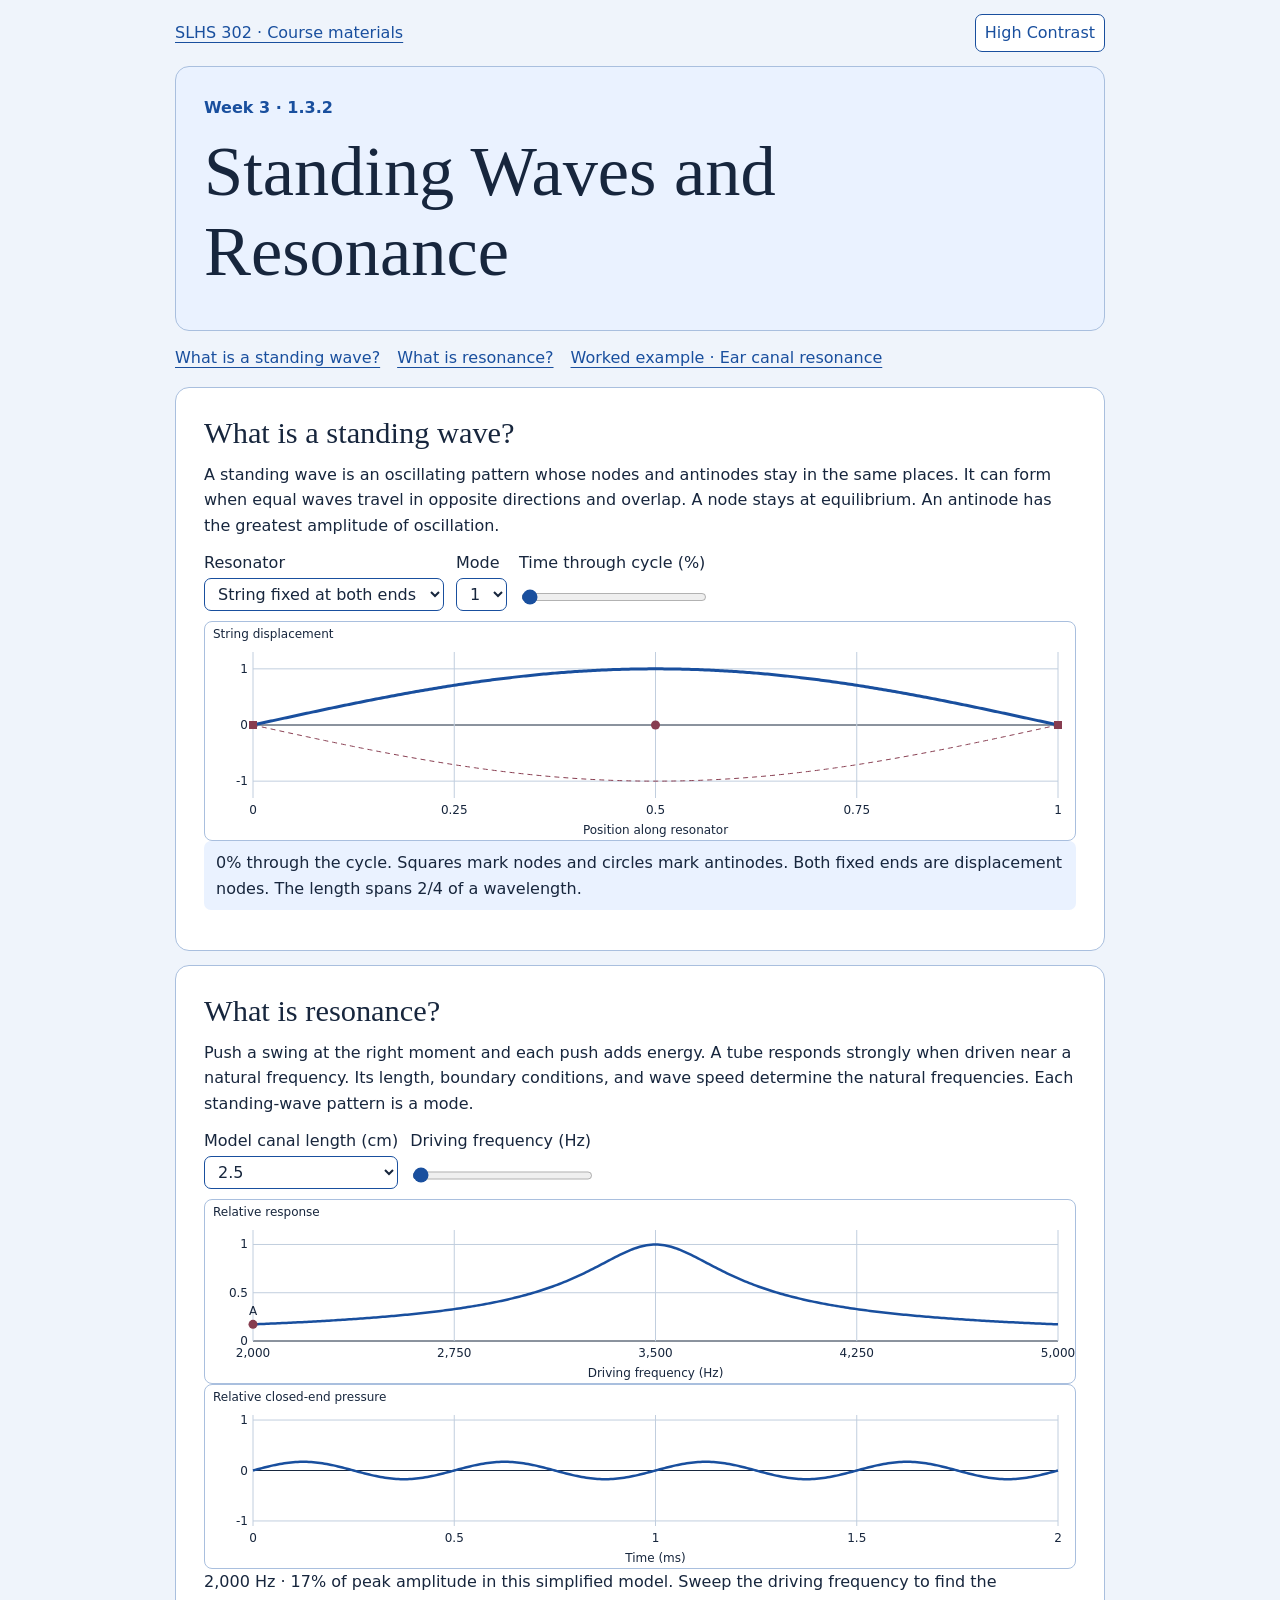
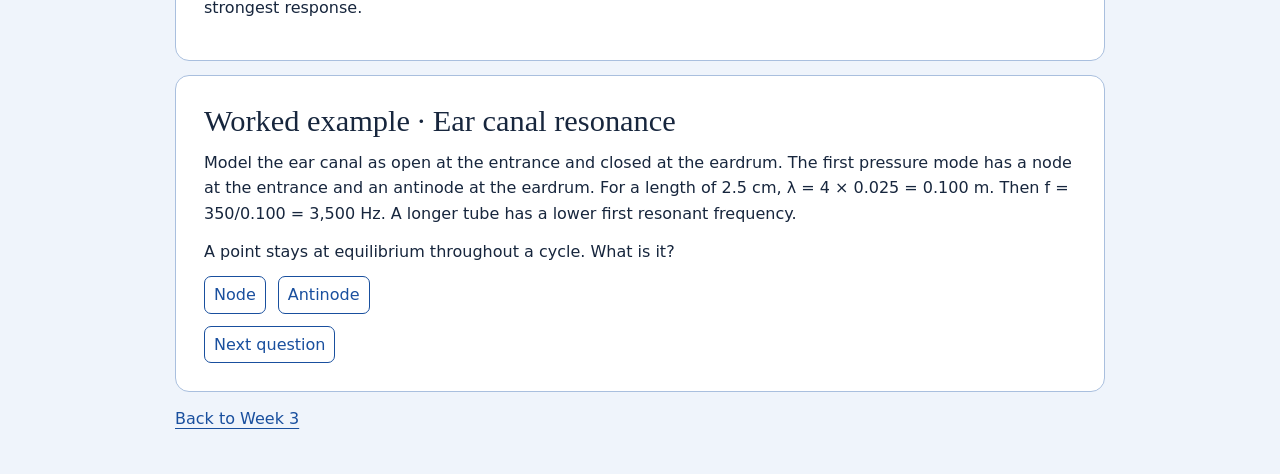
<file: standing-waves.html>
<!doctype html>
<html lang="en"><head><meta charset="utf-8"><meta name="viewport" content="width=device-width,initial-scale=1">
<title>Standing Waves and Resonance · SLHS 302</title><link rel="stylesheet" href="assets/site.css"></head>
<body><header class="top"><a href="index.html">SLHS 302 · Course materials</a><button type="button" id="contrast" aria-pressed="false">High Contrast</button></header>
<main><div class="hero"><p>Week 3 · 1.3.2</p><h1>Standing Waves and Resonance</h1></div><nav class="topic-menu" aria-label="Topics"><a href="#standing">What is a standing wave?</a><a href="#resonance">What is resonance?</a><a href="#ear-canal">Worked example · Ear canal resonance</a></nav><section id="standing"><h2>What is a standing wave?</h2><p>A standing wave is an oscillating pattern whose nodes and antinodes stay in the same places. It can form when equal waves travel in opposite directions and overlap. A node stays at equilibrium. An antinode has the greatest amplitude of oscillation.</p><div data-widget="standing"></div></section><section id="resonance"><h2>What is resonance?</h2><p>Push a swing at the right moment and each push adds energy. A tube responds strongly when driven near a natural frequency. Its length, boundary conditions, and wave speed determine the natural frequencies. Each standing-wave pattern is a mode.</p><div data-widget="resonance"></div></section><section id="ear-canal"><h2>Worked example · Ear canal resonance</h2><p>Model the ear canal as open at the entrance and closed at the eardrum. The first pressure mode has a node at the entrance and an antinode at the eardrum. For a length of 2.5 cm, λ = 4 × 0.025 = 0.100 m. Then f = 350/0.100 = 3,500 Hz. A longer tube has a lower first resonant frequency.</p><div data-widget="nodes"></div></section><p><a href="index.html#week-3">Back to Week 3</a></p></main><script src="assets/site.js"></script><script src="assets/activities.js"></script></body></html>
</file>
<file: assets/site.css>
:root{--bg:#eff4fb;--paper:#fff;--ink:#17263d;--muted:#435773;--accent:#194f9e;--line:#a9bfde;--wash:#eaf2ff;--plot:#fff;--grid:#c1cede;--alt:#873d50}html[data-contrast]{--bg:#fff;--paper:#fff;--ink:#000;--muted:#111;--accent:#002e68;--line:#303030;--wash:#f0f0f0;--plot:#fff;--grid:#757575;--alt:#000}*{box-sizing:border-box}body{margin:0;background:var(--bg);color:var(--ink);font:1rem/1.6 system-ui,sans-serif}main,.top{width:min(930px,calc(100% - 28px));margin:auto}.top{display:flex;justify-content:space-between;align-items:center;gap:12px;padding:14px 0}a{color:var(--accent);text-underline-offset:4px}h1,h2{font:500 1.9rem/1.13 Georgia,serif;margin:0 0 .7rem}h1{font-size:clamp(2.35rem,6vw,4.4rem)}h3,p{margin:0 0 .75rem}.hero,section{background:var(--paper);border:1px solid var(--line);border-radius:14px;padding:clamp(14px,4vw,28px);margin-bottom:14px}.hero{background:var(--wash);position:relative}.hero svg{position:absolute;right:1rem;bottom:1rem;width:32%;height:65%;color:var(--accent);opacity:.17;pointer-events:none}.hero p{color:var(--accent);font-weight:650}main{padding-bottom:30px}details{margin:8px 0;border:1px solid var(--line);border-radius:8px;padding:8px 11px;background:var(--wash)}summary{cursor:pointer;font-weight:700}.item{margin:7px 0;background:var(--paper);padding:8px 12px;border-radius:7px;border:1px solid var(--line)}.item a{display:inline-block;padding:4px 0}.rule{background:var(--wash);padding:9px 12px;border-radius:7px}button,input,select{font:inherit;padding:5px 9px;border:1px solid var(--accent);border-radius:7px;color:var(--ink);background:var(--paper)}button{cursor:pointer;color:var(--accent)}button[aria-pressed=true],button[type=submit]{background:var(--accent);color:white}input[type=range]{padding:0;width:min(100%,460px);accent-color:var(--accent)}input[type=text]{width:11ch;max-width:100%}:focus-visible{outline:3px solid var(--accent);outline-offset:3px}.actions,.controls{display:flex;flex-wrap:wrap;gap:8px 12px;margin:10px 0}.controls label{display:grid;gap:2px}.feedback,figcaption{color:var(--muted);font-size:.94rem}.feedback:empty{display:none}.problem{border-top:1px solid var(--line);padding:8px 0}.problem label{display:block;font-weight:600}table{width:100%;border-collapse:collapse;margin:10px 0 17px}th,td{text-align:left;vertical-align:top;border-bottom:1px solid var(--line);padding:6px}figure{margin:12px 0}canvas{width:100%;height:220px;display:block;background:var(--plot);border:1px solid var(--line);border-radius:8px}.grid{display:grid;grid-template-columns:repeat(auto-fit,minmax(min(100%,300px),1fr));gap:10px}.topic-menu{display:flex;flex-wrap:wrap;gap:6px 17px;margin-bottom:16px}section[id]{scroll-margin-top:12px}.topic{border-top:1px solid var(--line);margin-top:20px;padding-top:16px}[aria-invalid=true]{border:2px solid var(--ink)}.sr{position:absolute;width:1px;height:1px;overflow:hidden;clip-path:inset(50%)}@media(max-width:500px){th,td{padding:4px;overflow-wrap:anywhere}.hero svg{opacity:.09}}
.hero-wave{position:absolute;right:12px;bottom:12px;width:35%;height:calc(100% - 24px);border:0;background:transparent;opacity:.28;pointer-events:none}@media(max-width:620px){.hero-wave{opacity:.13;width:43%}}
</file>
